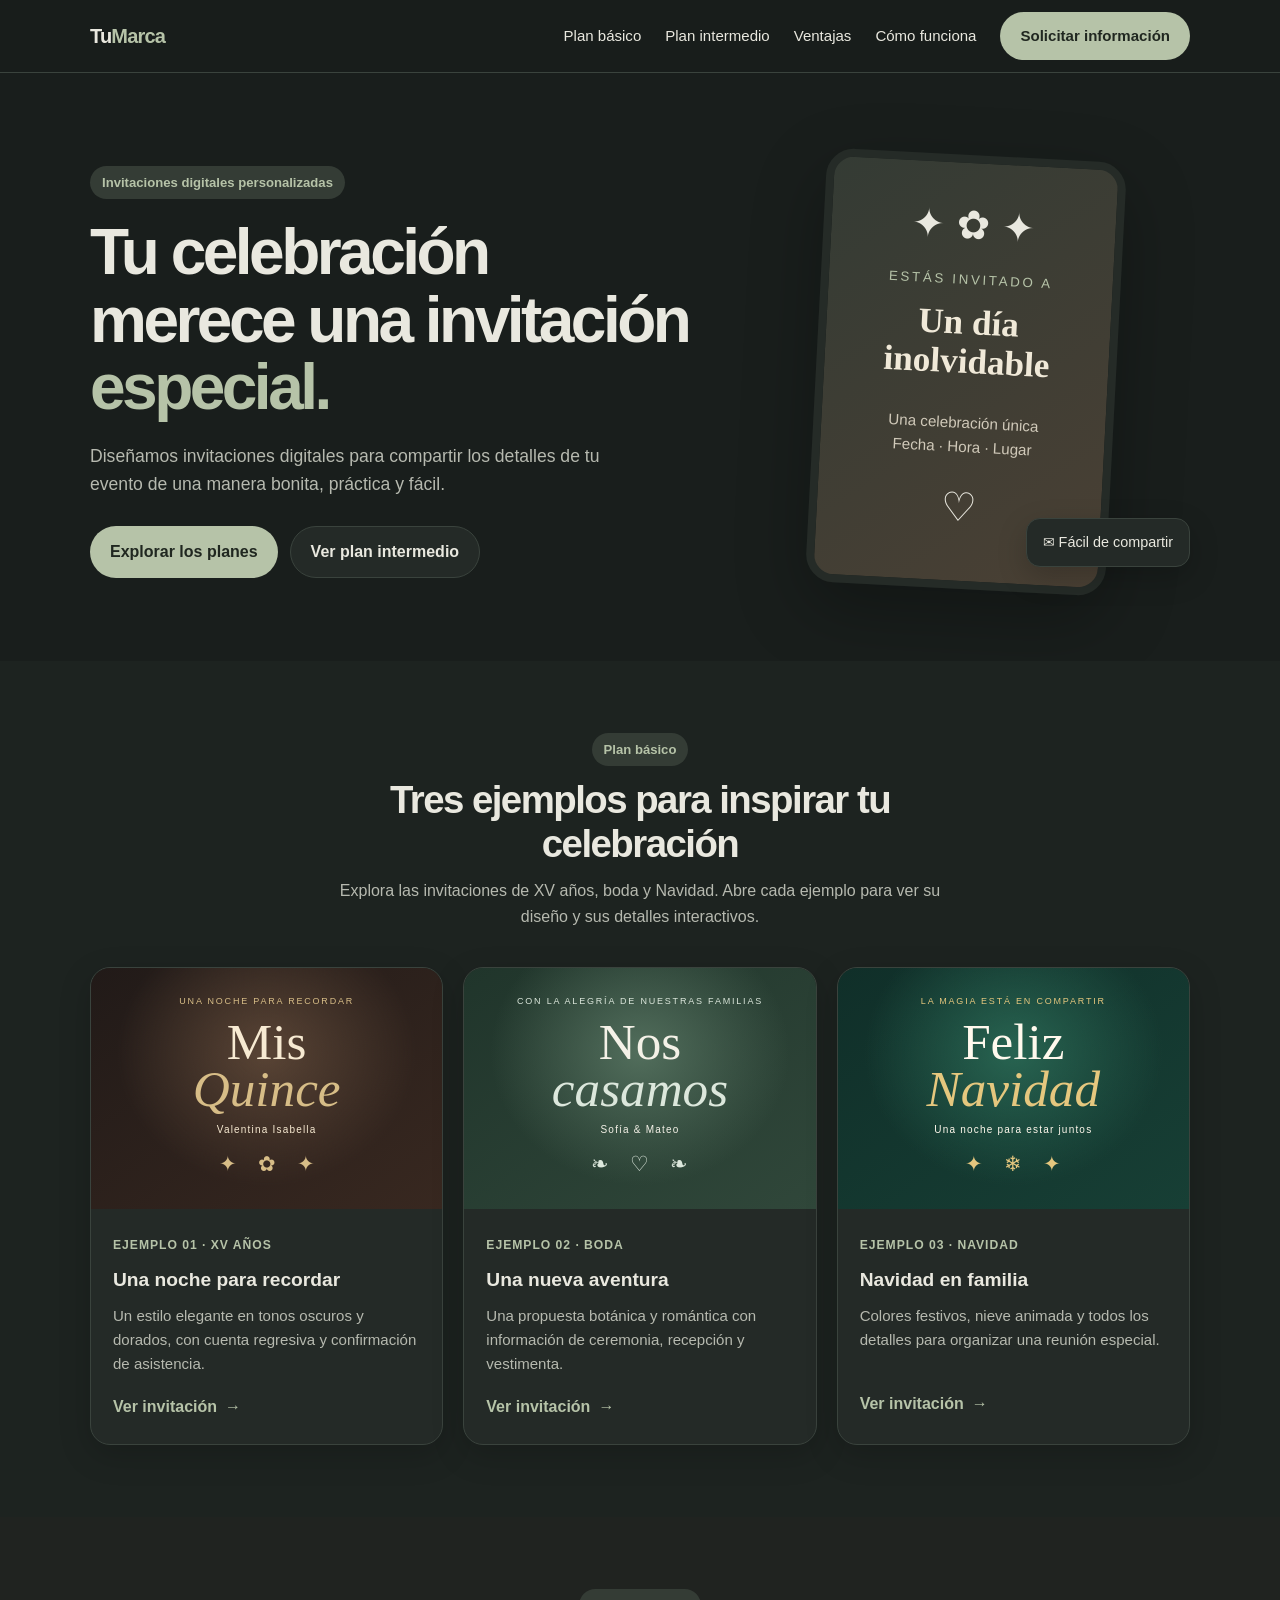
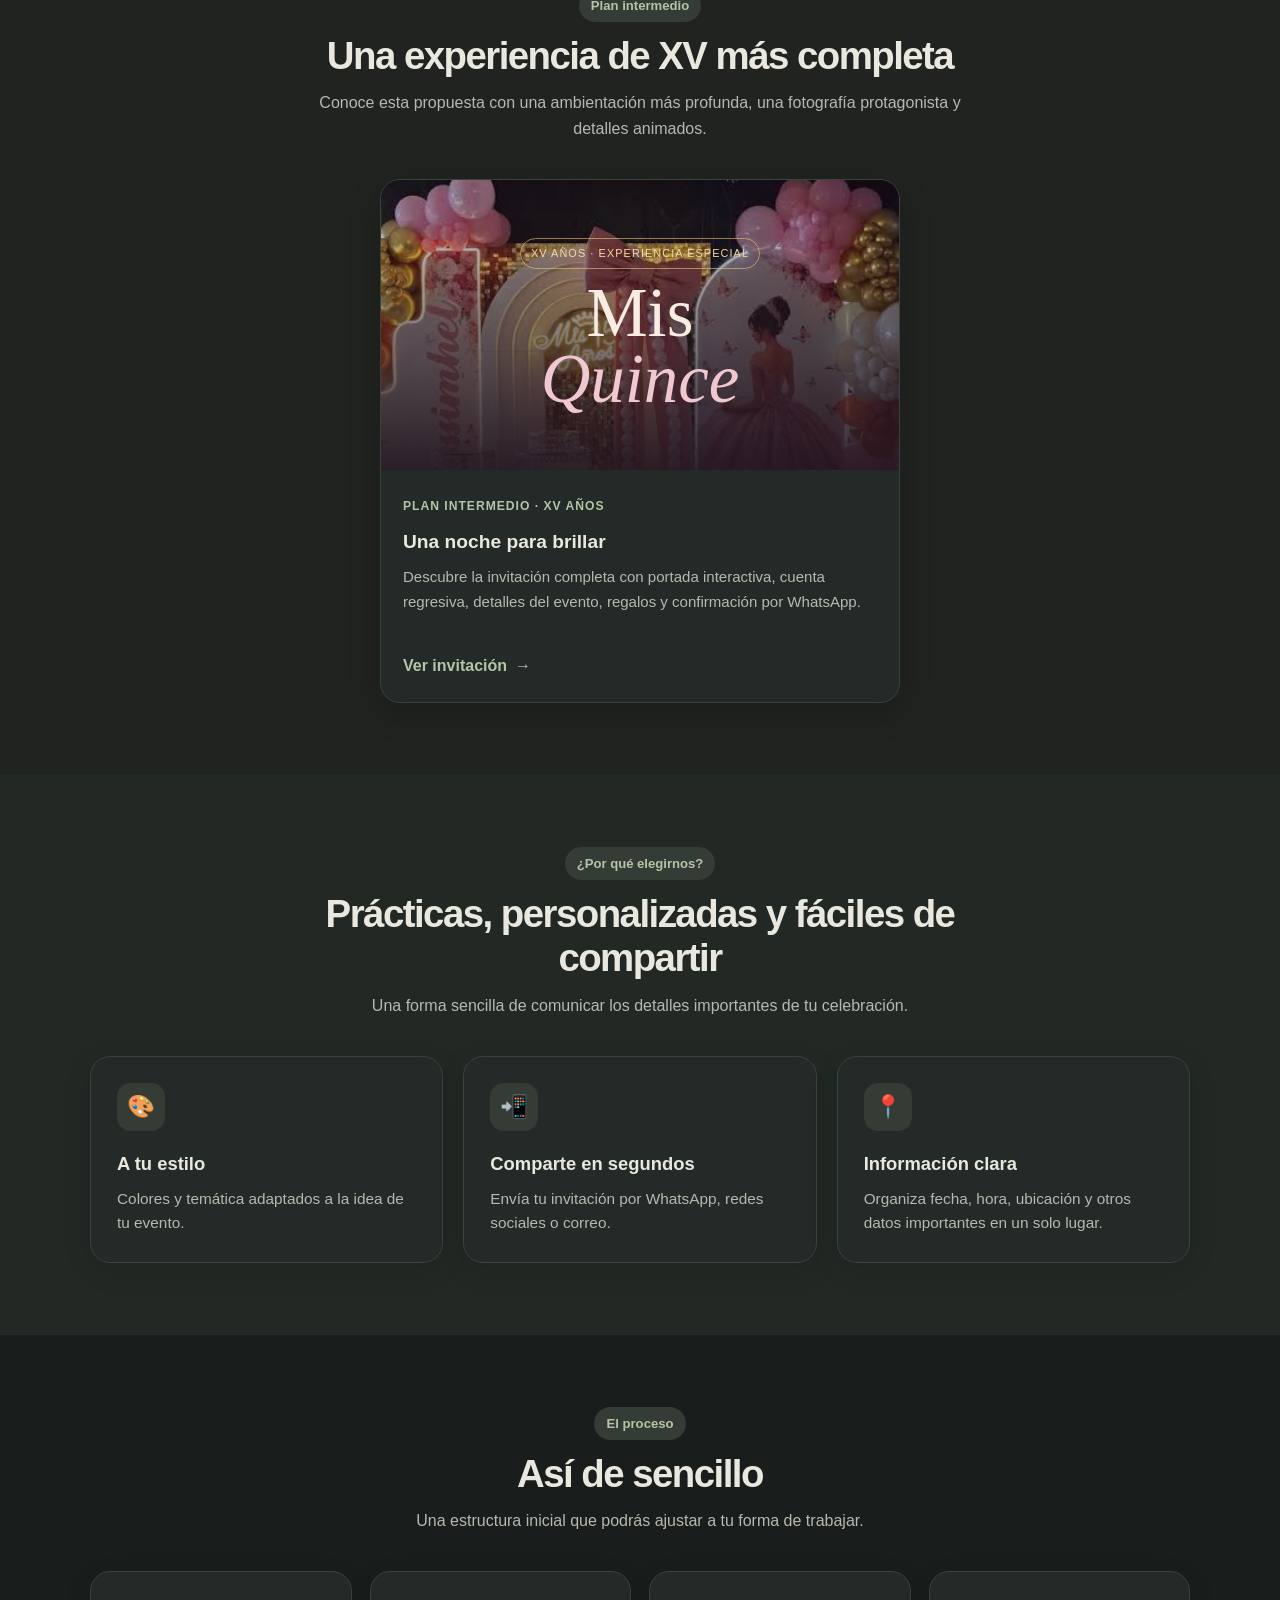
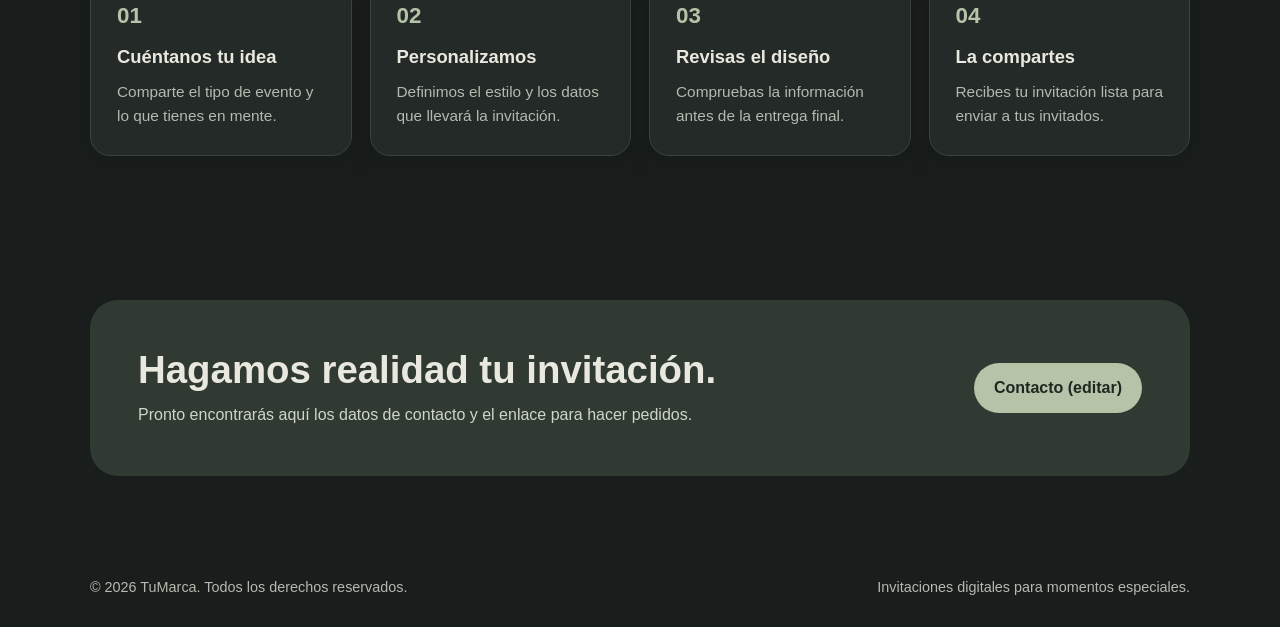
<file: index.html>
<!DOCTYPE html>
<html lang="es">
<head>
  <meta charset="UTF-8">
  <meta name="viewport" content="width=device-width, initial-scale=1.0">
  <meta name="description" content="Invitaciones digitales personalizadas para tus momentos especiales.">
  <title>TuMarca | Invitaciones digitales</title>
  <link rel="stylesheet" href="styles.css">
</head>
<body>
  <header>
    <div class="container nav">
      <a class="brand" href="#inicio">Tu<span>Marca</span></a>
      <nav aria-label="Navegación principal">
        <a href="#plan-basico">Plan básico</a>
        <a href="#plan-intermedio">Plan intermedio</a>
        <a href="#ventajas">Ventajas</a>
        <a href="#proceso">Cómo funciona</a>
        <a class="button" href="#contacto">Solicitar información</a>
      </nav>
    </div>
  </header>

  <main>
    <section class="hero" id="inicio">
      <div class="container hero-grid">
        <div>
          <span class="eyebrow">Invitaciones digitales personalizadas</span>
          <h1>Tu celebración merece una invitación <span>especial.</span></h1>
          <p>Diseñamos invitaciones digitales para compartir los detalles de tu evento de una manera bonita, práctica y fácil.</p>
          <div class="actions">
            <a class="button" href="#plan-basico">Explorar los planes</a>
            <a class="button secondary" href="#plan-intermedio">Ver plan intermedio</a>
          </div>
        </div>
        <div class="preview-wrap" aria-label="Ejemplo ilustrativo de invitación digital">
          <div class="preview">
            <div class="ornament">✦ ✿ ✦</div>
            <small>Estás invitado a</small>
            <h2>Un día<br>inolvidable</h2>
            <p>Una celebración única<br>Fecha · Hora · Lugar</p>
            <div class="ornament">♡</div>
          </div>
          <div class="floating-note">✉ Fácil de compartir</div>
        </div>
      </div>
    </section>

    <section class="plan-section" id="plan-basico">
      <div class="container">
        <div class="section-heading">
          <span class="eyebrow">Plan básico</span>
          <h2>Tres ejemplos para inspirar tu celebración</h2>
          <p>Explora las invitaciones de XV años, boda y Navidad. Abre cada ejemplo para ver su diseño y sus detalles interactivos.</p>
        </div>
        <div class="cards template-cards">
          <a class="template-card" href="plantillas_card/plantilla_invitacion_xv_interactiva.html">
            <div class="template-preview preview-xv" aria-hidden="true">
              <span>UNA NOCHE PARA RECORDAR</span>
              <strong>Mis<br><em>Quince</em></strong>
              <small>Valentina Isabella</small>
              <i>✦　✿　✦</i>
            </div>
            <div class="template-info">
              <span class="template-type">Ejemplo 01 · XV años</span>
              <h3>Una noche para recordar</h3>
              <p>Un estilo elegante en tonos oscuros y dorados, con cuenta regresiva y confirmación de asistencia.</p>
              <span class="template-link">Ver invitación <span aria-hidden="true">→</span></span>
            </div>
          </a>
          <a class="template-card" href="plantillas_card/plantilla_invitacion_boda.html">
            <div class="template-preview preview-boda" aria-hidden="true">
              <span>CON LA ALEGRÍA DE NUESTRAS FAMILIAS</span>
              <strong>Nos<br><em>casamos</em></strong>
              <small>Sofía &amp; Mateo</small>
              <i>❧　♡　❧</i>
            </div>
            <div class="template-info">
              <span class="template-type">Ejemplo 02 · Boda</span>
              <h3>Una nueva aventura</h3>
              <p>Una propuesta botánica y romántica con información de ceremonia, recepción y vestimenta.</p>
              <span class="template-link">Ver invitación <span aria-hidden="true">→</span></span>
            </div>
          </a>
          <a class="template-card" href="plantillas_card/plantilla_invitacion_navidad.html">
            <div class="template-preview preview-navidad" aria-hidden="true">
              <span>LA MAGIA ESTÁ EN COMPARTIR</span>
              <strong>Feliz<br><em>Navidad</em></strong>
              <small>Una noche para estar juntos</small>
              <i>✦　❄　✦</i>
            </div>
            <div class="template-info">
              <span class="template-type">Ejemplo 03 · Navidad</span>
              <h3>Navidad en familia</h3>
              <p>Colores festivos, nieve animada y todos los detalles para organizar una reunión especial.</p>
              <span class="template-link">Ver invitación <span aria-hidden="true">→</span></span>
            </div>
          </a>
        </div>
      </div>
    </section>

    <section class="plan-section intermediate-section" id="plan-intermedio">
      <div class="container">
        <div class="section-heading">
          <span class="eyebrow">Plan intermedio</span>
          <h2>Una experiencia de XV más completa</h2>
          <p>Conoce esta propuesta con una ambientación más profunda, una fotografía protagonista y detalles animados.</p>
        </div>
        <div class="intermediate-card-wrap">
          <a class="template-card intermediate-card" href="plantillas_card_2/XV-cumple/invitacion.html">
            <div class="intermediate-preview">
              <img src="plantillas_card_2/XV-cumple/imgs/image.png" alt="Decoración de quince años en tonos rosa y dorado">
              <span class="intermediate-badge">XV años · Experiencia especial</span>
              <span class="intermediate-title">Mis <em>Quince</em></span>
            </div>
            <div class="template-info">
              <span class="template-type">Plan intermedio · XV años</span>
              <h3>Una noche para brillar</h3>
              <p>Descubre la invitación completa con portada interactiva, cuenta regresiva, detalles del evento, regalos y confirmación por WhatsApp.</p>
              <span class="template-link">Ver invitación <span aria-hidden="true">→</span></span>
            </div>
          </a>
        </div>
      </div>
    </section>

    <section class="soft-section" id="ventajas">
      <div class="container">
        <div class="section-heading">
          <span class="eyebrow">¿Por qué elegirnos?</span>
          <h2>Prácticas, personalizadas y fáciles de compartir</h2>
          <p>Una forma sencilla de comunicar los detalles importantes de tu celebración.</p>
        </div>
        <div class="cards">
          <article class="card">
            <div class="card-icon">🎨</div>
            <h3>A tu estilo</h3>
            <p>Colores y temática adaptados a la idea de tu evento.</p>
          </article>
          <article class="card">
            <div class="card-icon">📲</div>
            <h3>Comparte en segundos</h3>
            <p>Envía tu invitación por WhatsApp, redes sociales o correo.</p>
          </article>
          <article class="card">
            <div class="card-icon">📍</div>
            <h3>Información clara</h3>
            <p>Organiza fecha, hora, ubicación y otros datos importantes en un solo lugar.</p>
          </article>
        </div>
      </div>
    </section>

    <section id="proceso">
      <div class="container">
        <div class="section-heading">
          <span class="eyebrow">El proceso</span>
          <h2>Así de sencillo</h2>
          <p>Una estructura inicial que podrás ajustar a tu forma de trabajar.</p>
        </div>
        <div class="steps">
          <article class="card"><div class="step-number">01</div><h3>Cuéntanos tu idea</h3><p>Comparte el tipo de evento y lo que tienes en mente.</p></article>
          <article class="card"><div class="step-number">02</div><h3>Personalizamos</h3><p>Definimos el estilo y los datos que llevará la invitación.</p></article>
          <article class="card"><div class="step-number">03</div><h3>Revisas el diseño</h3><p>Compruebas la información antes de la entrega final.</p></article>
          <article class="card"><div class="step-number">04</div><h3>La compartes</h3><p>Recibes tu invitación lista para enviar a tus invitados.</p></article>
        </div>
      </div>
    </section>

    <section id="contacto">
      <div class="container">
        <div class="cta">
          <div>
            <h2>Hagamos realidad tu invitación.</h2>
            <p>Pronto encontrarás aquí los datos de contacto y el enlace para hacer pedidos.</p>
          </div>
          <a class="button" href="mailto:contacto@tumarca.com">Contacto (editar)</a>
        </div>
      </div>
    </section>
  </main>

  <footer>
    <div class="container footer-inner">
      <span>© <span id="year"></span> TuMarca. Todos los derechos reservados.</span>
      <span>Invitaciones digitales para momentos especiales.</span>
    </div>
  </footer>
  <script>
    document.getElementById("year").textContent = new Date().getFullYear();
  </script>
</body>
</html>
</file>
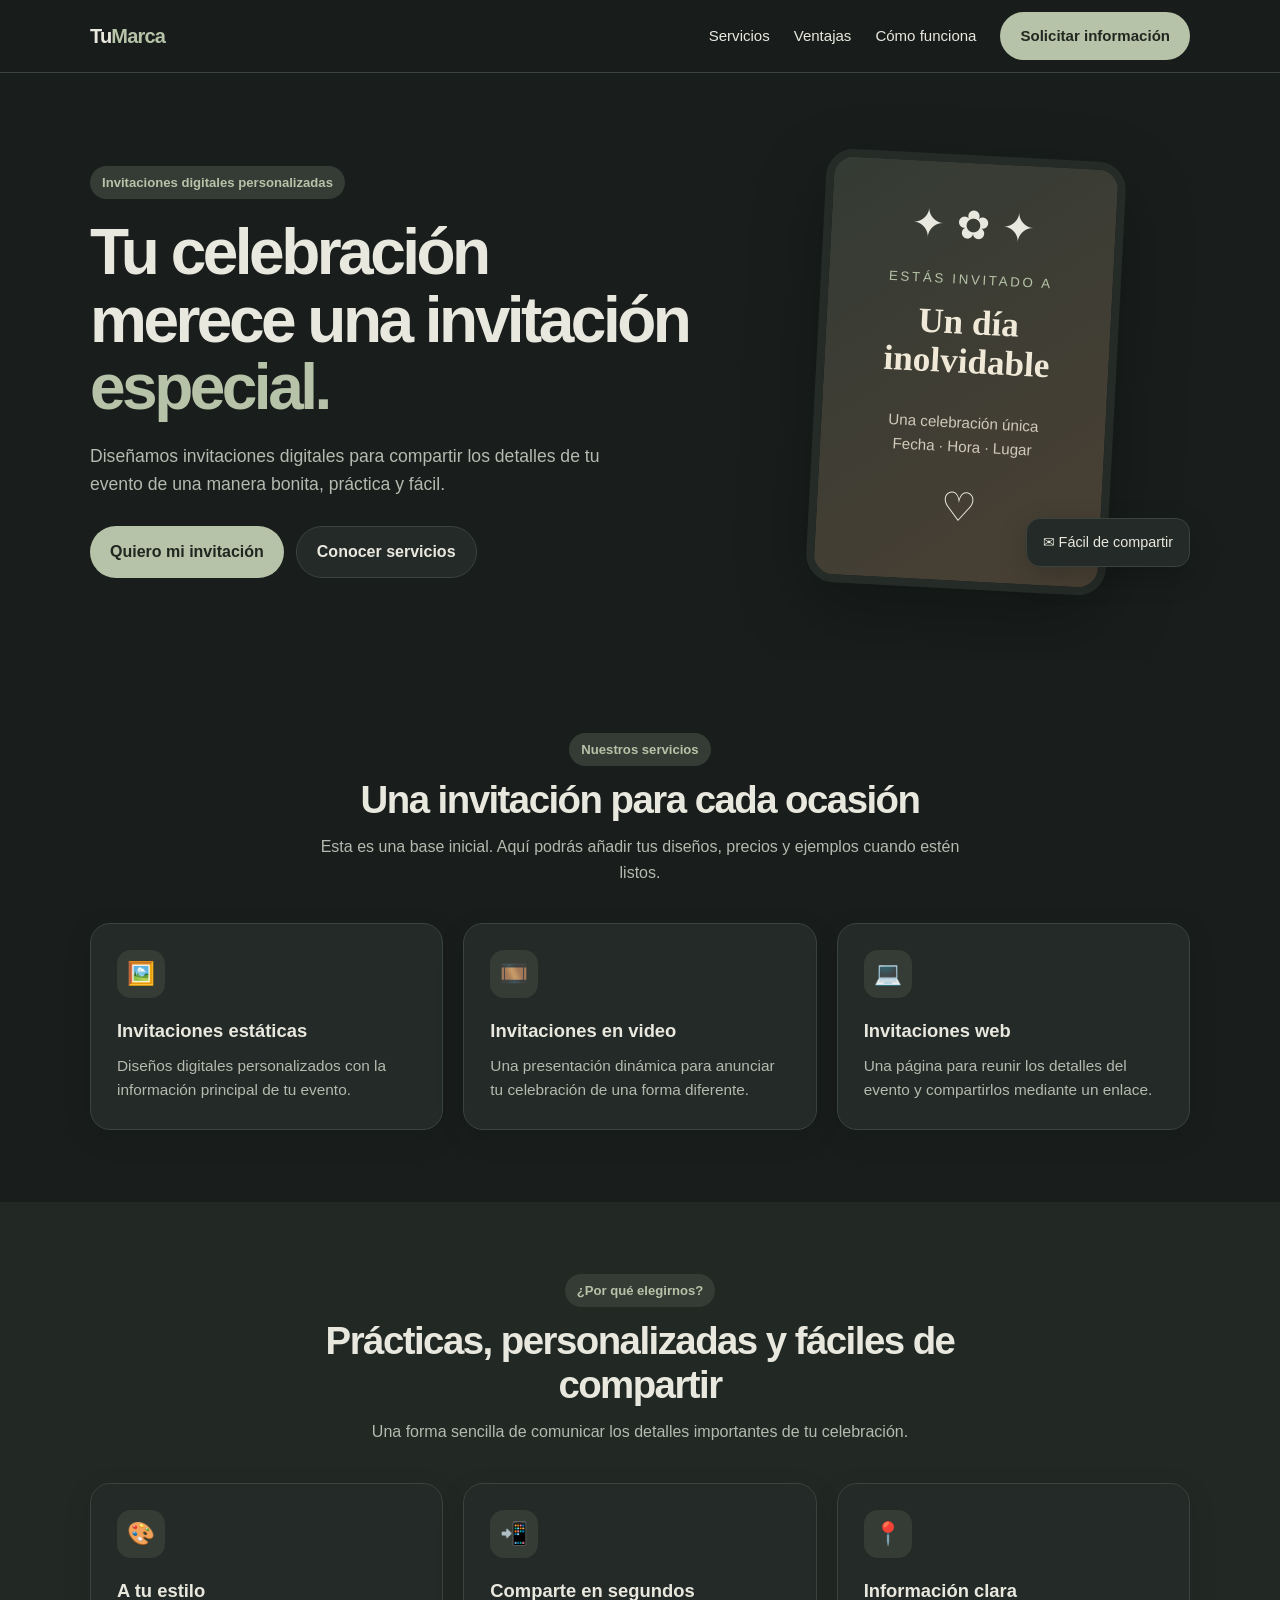
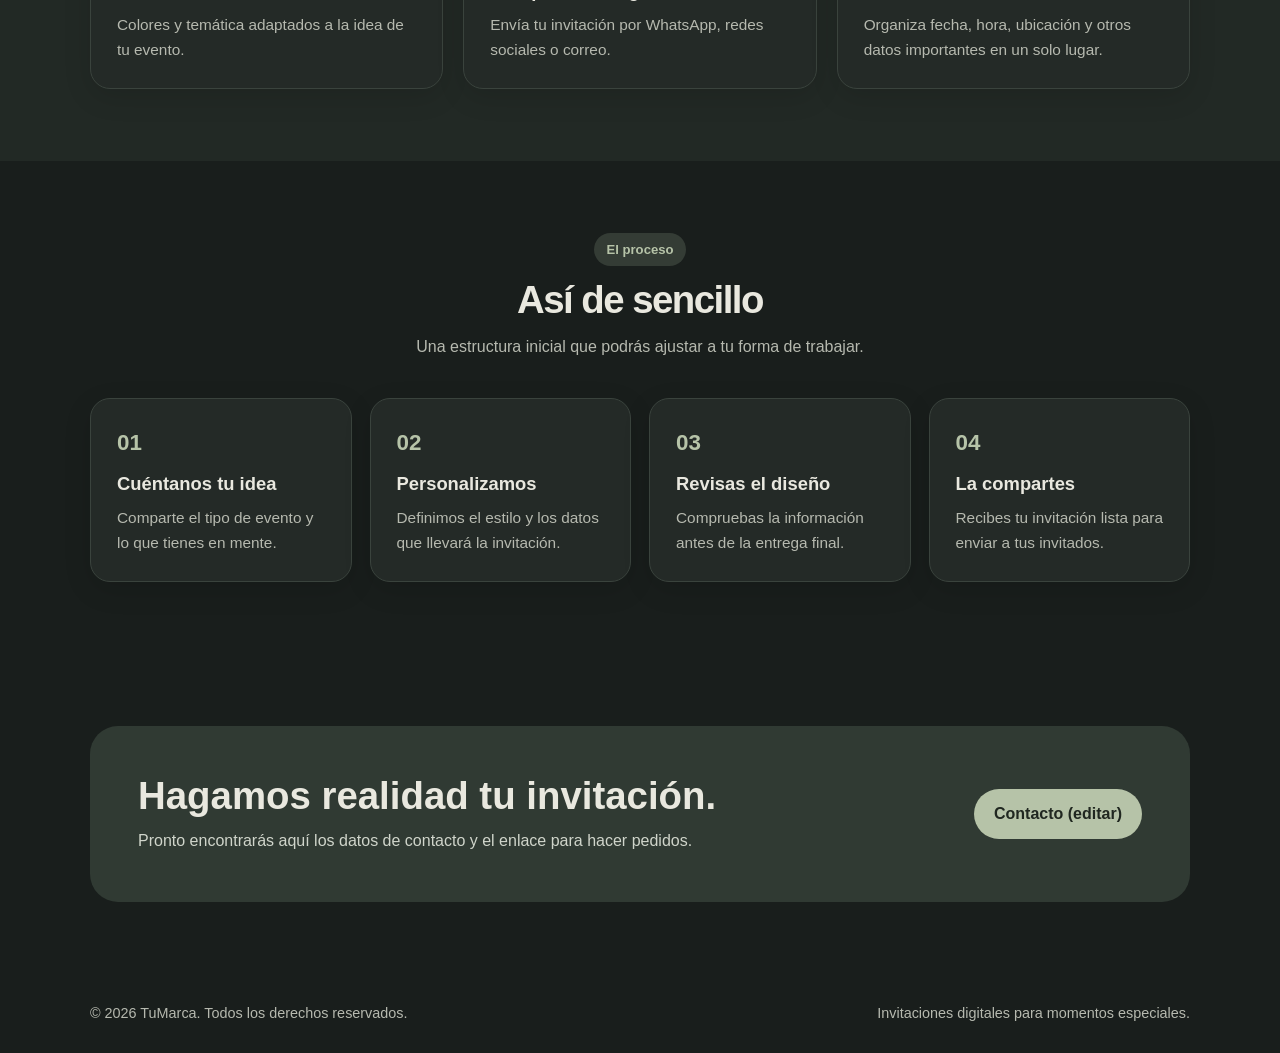
<file: base_invitaciones_digitales.html>
<!DOCTYPE html>
<html lang="es">
<head>
  <meta charset="UTF-8">
  <meta name="viewport" content="width=device-width, initial-scale=1.0">
  <meta name="description" content="Invitaciones digitales personalizadas para tus momentos especiales.">
  <title>TuMarca | Invitaciones digitales</title>
  <link rel="stylesheet" href="styles.css">
</head>
<body>
  <header>
    <div class="container nav">
      <a class="brand" href="#inicio">Tu<span>Marca</span></a>
      <nav aria-label="Navegación principal">
        <a href="#servicios">Servicios</a>
        <a href="#ventajas">Ventajas</a>
        <a href="#proceso">Cómo funciona</a>
        <a class="button" href="#contacto">Solicitar información</a>
      </nav>
    </div>
  </header>

  <main>
    <section class="hero" id="inicio">
      <div class="container hero-grid">
        <div>
          <span class="eyebrow">Invitaciones digitales personalizadas</span>
          <h1>Tu celebración merece una invitación <span>especial.</span></h1>
          <p>Diseñamos invitaciones digitales para compartir los detalles de tu evento de una manera bonita, práctica y fácil.</p>
          <div class="actions">
            <a class="button" href="#contacto">Quiero mi invitación</a>
            <a class="button secondary" href="#servicios">Conocer servicios</a>
          </div>
        </div>
        <div class="preview-wrap" aria-label="Ejemplo ilustrativo de invitación digital">
          <div class="preview">
            <div class="ornament">✦ ✿ ✦</div>
            <small>Estás invitado a</small>
            <h2>Un día<br>inolvidable</h2>
            <p>Una celebración única<br>Fecha · Hora · Lugar</p>
            <div class="ornament">♡</div>
          </div>
          <div class="floating-note">✉ Fácil de compartir</div>
        </div>
      </div>
    </section>

    <section id="servicios">
      <div class="container">
        <div class="section-heading">
          <span class="eyebrow">Nuestros servicios</span>
          <h2>Una invitación para cada ocasión</h2>
          <p>Esta es una base inicial. Aquí podrás añadir tus diseños, precios y ejemplos cuando estén listos.</p>
        </div>
        <div class="cards">
          <article class="card">
            <div class="card-icon">🖼️</div>
            <h3>Invitaciones estáticas</h3>
            <p>Diseños digitales personalizados con la información principal de tu evento.</p>
          </article>
          <article class="card">
            <div class="card-icon">🎞️</div>
            <h3>Invitaciones en video</h3>
            <p>Una presentación dinámica para anunciar tu celebración de una forma diferente.</p>
          </article>
          <article class="card">
            <div class="card-icon">💻</div>
            <h3>Invitaciones web</h3>
            <p>Una página para reunir los detalles del evento y compartirlos mediante un enlace.</p>
          </article>
        </div>
      </div>
    </section>

    <section class="soft-section" id="ventajas">
      <div class="container">
        <div class="section-heading">
          <span class="eyebrow">¿Por qué elegirnos?</span>
          <h2>Prácticas, personalizadas y fáciles de compartir</h2>
          <p>Una forma sencilla de comunicar los detalles importantes de tu celebración.</p>
        </div>
        <div class="cards">
          <article class="card">
            <div class="card-icon">🎨</div>
            <h3>A tu estilo</h3>
            <p>Colores y temática adaptados a la idea de tu evento.</p>
          </article>
          <article class="card">
            <div class="card-icon">📲</div>
            <h3>Comparte en segundos</h3>
            <p>Envía tu invitación por WhatsApp, redes sociales o correo.</p>
          </article>
          <article class="card">
            <div class="card-icon">📍</div>
            <h3>Información clara</h3>
            <p>Organiza fecha, hora, ubicación y otros datos importantes en un solo lugar.</p>
          </article>
        </div>
      </div>
    </section>

    <section id="proceso">
      <div class="container">
        <div class="section-heading">
          <span class="eyebrow">El proceso</span>
          <h2>Así de sencillo</h2>
          <p>Una estructura inicial que podrás ajustar a tu forma de trabajar.</p>
        </div>
        <div class="steps">
          <article class="card"><div class="step-number">01</div><h3>Cuéntanos tu idea</h3><p>Comparte el tipo de evento y lo que tienes en mente.</p></article>
          <article class="card"><div class="step-number">02</div><h3>Personalizamos</h3><p>Definimos el estilo y los datos que llevará la invitación.</p></article>
          <article class="card"><div class="step-number">03</div><h3>Revisas el diseño</h3><p>Compruebas la información antes de la entrega final.</p></article>
          <article class="card"><div class="step-number">04</div><h3>La compartes</h3><p>Recibes tu invitación lista para enviar a tus invitados.</p></article>
        </div>
      </div>
    </section>

    <section id="contacto">
      <div class="container">
        <div class="cta">
          <div>
            <h2>Hagamos realidad tu invitación.</h2>
            <p>Pronto encontrarás aquí los datos de contacto y el enlace para hacer pedidos.</p>
          </div>
          <a class="button" href="mailto:contacto@tumarca.com">Contacto (editar)</a>
        </div>
      </div>
    </section>
  </main>

  <footer>
    <div class="container footer-inner">
      <span>© <span id="year"></span> TuMarca. Todos los derechos reservados.</span>
      <span>Invitaciones digitales para momentos especiales.</span>
    </div>
  </footer>
  <script>
    document.getElementById("year").textContent = new Date().getFullYear();
  </script>
</body>
</html>
</file>
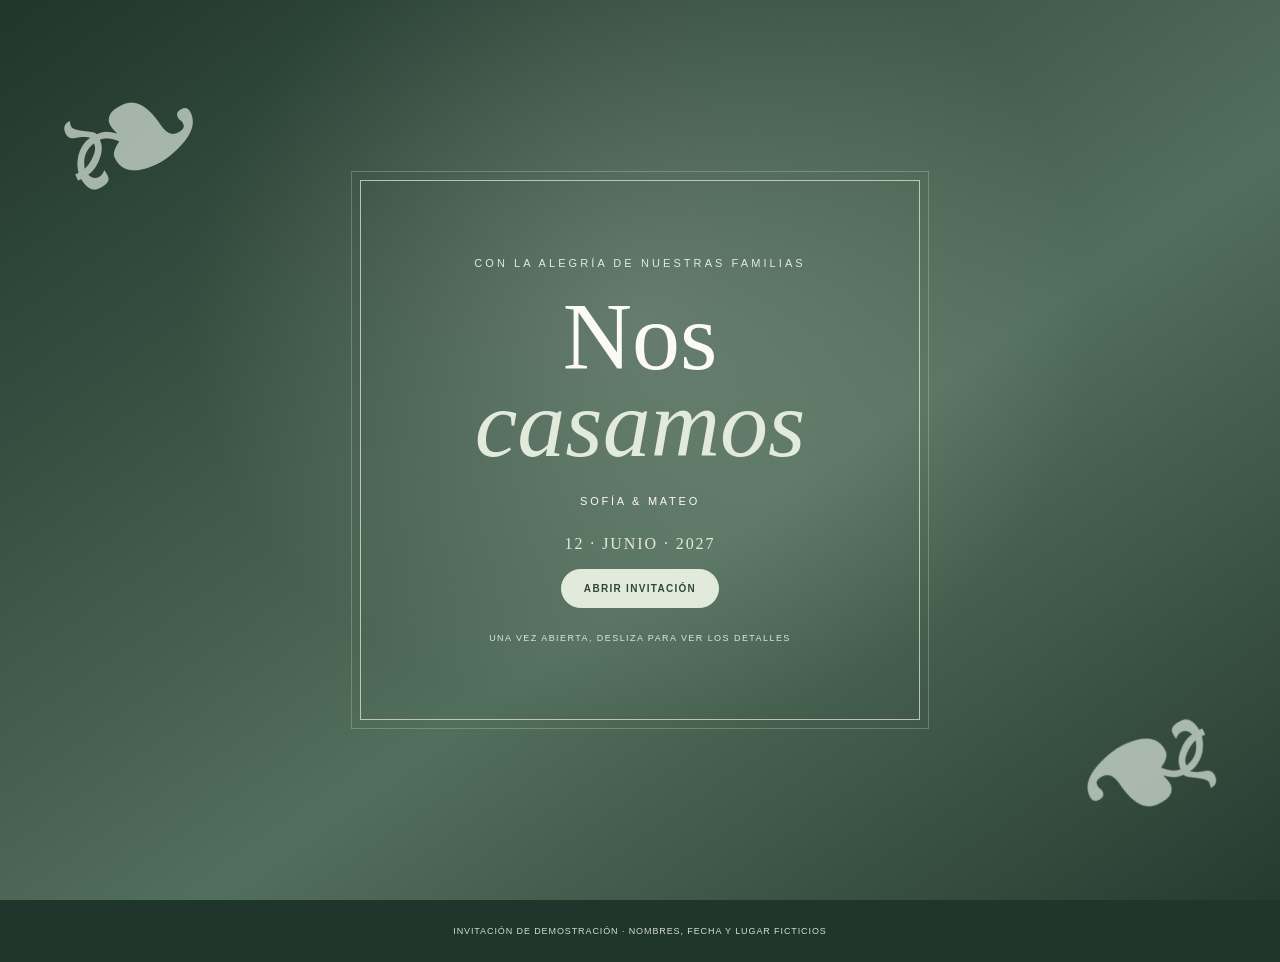
<file: plantillas_card/plantilla_invitacion_boda.html>
<!DOCTYPE html>
<html lang="es">
<head>
  <meta charset="UTF-8">
  <meta name="viewport" content="width=device-width, initial-scale=1.0">
  <meta name="description" content="Ejemplo de invitación digital interactiva para una boda.">
  <title>Nuestra boda | Invitación de ejemplo</title>
  <style>
    :root {
      --ink: #26372f;
      --green: #526e5c;
      --green-dark: #30473a;
      --sage: #dce7dc;
      --cream: #fbfaf5;
      --muted: #68756a;
      --rose: #ead9d1;
      --white: #fff;
    }
    * { box-sizing: border-box; }
    html { scroll-behavior: smooth; }
    body { margin: 0; color: var(--ink); background: var(--cream); font-family: Georgia, "Times New Roman", serif; }
    button, a { -webkit-tap-highlight-color: transparent; }
    button { font: inherit; }
    .cover {
      min-height: 100svh; display: grid; place-items: center; padding: 32px 20px;
      position: relative; overflow: hidden; text-align: center; color: var(--cream);
      background: radial-gradient(ellipse at 50% 35%, rgba(220,231,220,.22), transparent 50%),
        linear-gradient(145deg, #20352b, #526e5c 58%, #263b30);
    }
    .cover::before, .cover::after {
      position: absolute; color: rgba(220,231,220,.7); font-size: clamp(5rem, 17vw, 12rem);
      font-weight: 400; line-height: 1; animation: drift 7s ease-in-out infinite;
    }
    .cover::before { content: "❧"; top: 5%; left: 4%; transform: rotate(-25deg); }
    .cover::after { content: "❧"; right: 4%; bottom: 4%; animation-delay: -3.5s; transform: rotate(155deg); }
    .cover-frame {
      width: min(560px, 100%); padding: clamp(42px, 9vw, 76px) 24px;
      position: relative; border: 1px solid rgba(242,237,220,.7);
      outline: 1px solid rgba(242,237,220,.25); outline-offset: 8px;
      animation: rise .9s ease both;
    }
    .eyebrow, .subtitle, .scroll-hint, .kicker, .btn, footer {
      font-family: Arial, Helvetica, sans-serif; text-transform: uppercase;
    }
    .eyebrow { color: #e2eadc; font-size: 11px; letter-spacing: .28em; }
    .cover h1 { margin: 25px 0 12px; font-size: clamp(3.2rem, 11vw, 6rem); line-height: .9; font-weight: 400; }
    .cover h1 span { display: block; color: #e2eadc; font-style: italic; }
    .subtitle { margin: 28px 0; font-size: 11px; letter-spacing: .25em; }
    .cover-date { color: #e2eadc; letter-spacing: .12em; }
    .btn {
      display: inline-block; border: 1px solid #e2eadc; border-radius: 999px;
      padding: 13px 22px; background: #e2eadc; color: var(--green-dark);
      font-size: 10px; font-weight: 700; letter-spacing: .13em; text-decoration: none;
      cursor: pointer; transition: transform .25s ease, background .25s ease, box-shadow .25s ease;
    }
    .btn:hover { transform: translateY(-3px); background: var(--white); box-shadow: 0 8px 22px #15251b55; }
    .btn.outline { background: transparent; color: var(--cream); }
    .scroll-hint { display: block; margin-top: 25px; color: #dce7dc; font-size: 9px; letter-spacing: .16em; }
    .invitation { display: none; }
    .invitation.visible { display: block; animation: reveal .8s ease both; }
    .section { padding: 78px 20px; text-align: center; }
    .inner { width: min(780px, 100%); margin: 0 auto; }
    .ornament { color: var(--green); font-size: 1.8rem; letter-spacing: .35em; }
    .kicker { color: var(--green); font-size: 10px; letter-spacing: .24em; }
    h2 { margin: 16px 0; font-size: clamp(2.1rem, 6vw, 3.5rem); line-height: 1.08; font-weight: 400; }
    .intro p, .detail p, .rsvp p { max-width: 570px; margin: 12px auto; color: var(--muted); line-height: 1.85; }
    .couple { margin: 18px 0; color: var(--green); font-size: clamp(2.7rem, 8vw, 4.6rem); font-style: italic; }
    .story { background: #eef2e9; }
    .details { background: var(--rose); }
    .detail-grid { display: grid; grid-template-columns: repeat(2, 1fr); gap: 18px; margin-top: 32px; }
    .detail { padding: 30px 20px; border: 1px solid #d4c5bc; background: #ffffff77; transition: transform .3s ease, box-shadow .3s ease; }
    .detail:hover { transform: translateY(-5px); box-shadow: 0 14px 32px #463c3214; }
    .detail h3 { margin: 12px 0 8px; font-size: 1.5rem; font-weight: 400; }
    .detail p { font-size: .94rem; }
    .detail .btn { margin-top: 8px; background: var(--green); color: white; border-color: var(--green); }
    .dress { background: var(--cream); }
    .dress-code { display: inline-block; margin-top: 12px; padding: 16px 28px; border-top: 1px solid #b7c6b4; border-bottom: 1px solid #b7c6b4; letter-spacing: .12em; }
    .rsvp { color: var(--cream); background: var(--green-dark); }
    .rsvp .kicker { color: #dce7dc; }
    .rsvp p { color: #d4ddd4; }
    .rsvp .btn { margin-top: 10px; }
    footer { padding: 26px 16px; text-align: center; background: #20352b; color: #d4ddd4; font-size: 9px; letter-spacing: .1em; }
    .back-top { display: inline-block; margin-top: 20px; }
    @keyframes rise { from { opacity: 0; transform: translateY(18px); } to { opacity: 1; transform: translateY(0); } }
    @keyframes reveal { from { opacity: 0; transform: translateY(18px); } to { opacity: 1; transform: translateY(0); } }
    @keyframes drift { 0%, 100% { translate: 0 0; } 50% { translate: 0 -12px; } }
    @media (max-width: 560px) {
      .detail-grid { grid-template-columns: 1fr; }
      .section { padding: 62px 18px; }
      .cover::before { left: -5%; }
      .cover::after { right: -5%; }
    }
    @media (prefers-reduced-motion: reduce) {
      html { scroll-behavior: auto; }
      *, *::before, *::after { animation-duration: .01ms !important; animation-iteration-count: 1 !important; transition-duration: .01ms !important; }
    }
  </style>
</head>
<body>
  <header class="cover" id="portada">
    <div class="cover-frame">
      <div class="eyebrow">Con la alegría de nuestras familias</div>
      <h1>Nos <span>casamos</span></h1>
      <div class="subtitle">Sofía &amp; Mateo</div>
      <p class="cover-date">12 · JUNIO · 2027</p>
      <button class="btn" id="openBtn" type="button">Abrir invitación</button>
      <span class="scroll-hint">UNA VEZ ABIERTA, DESLIZA PARA VER LOS DETALLES</span>
    </div>
  </header>

  <main class="invitation" id="invitation">
    <section class="section intro">
      <div class="inner">
        <div class="ornament">❧ ♡ ❧</div>
        <div class="kicker">Una nueva aventura comienza</div>
        <h2>¡Nos encantaría compartir este día contigo!</h2>
        <div class="couple">Sofía &amp; Mateo</div>
        <p>Después de tantos momentos compartidos, hemos decidido dar el siguiente paso. Nos haría muy felices celebrar nuestro amor rodeados de las personas que más queremos.</p>
      </div>
    </section>

    <section class="section story">
      <div class="inner">
        <div class="kicker">Reserva la fecha</div>
        <h2>Sábado, 12 de junio de 2027</h2>
        <p>La ceremonia comenzará a las 16:00. Después brindaremos y celebraremos juntos hasta la noche.</p>
        <div class="ornament">✧</div>
      </div>
    </section>

    <section class="section details">
      <div class="inner">
        <div class="kicker">Todos los detalles</div>
        <h2>¿Dónde nos encontramos?</h2>
        <div class="detail-grid">
          <article class="detail">
            <div class="ornament">⌂</div>
            <h3>Ceremonia</h3>
            <p><strong>Jardín Los Olivos</strong></p>
            <p>16:00<br>Av. de los Ejemplos 123, Quito</p>
            <a class="btn" href="https://maps.google.com/?q=Quito+Ecuador" target="_blank" rel="noopener">Ver ubicación</a>
          </article>
          <article class="detail">
            <div class="ornament">✦</div>
            <h3>Celebración</h3>
            <p><strong>La misma alegría, otro brindis</strong></p>
            <p>Recepción y cena a partir de las 18:00, en el mismo jardín.</p>
          </article>
        </div>
      </div>
    </section>

    <section class="section dress">
      <div class="inner">
        <div class="ornament">❧</div>
        <div class="kicker">Código de vestimenta</div>
        <h2>Formal de jardín</h2>
        <div class="dress-code">TONOS NATURALES · EVITAR BLANCO</div>
        <p>Te invitamos a elegir un atuendo formal y cómodo para disfrutar al aire libre.</p>
      </div>
    </section>

    <section class="section rsvp">
      <div class="inner">
        <div class="kicker">Confirma antes del 20 de mayo</div>
        <h2>¿Nos acompañas?</h2>
        <p>Tu respuesta nos ayudará a preparar cada detalle. Este enlace de demostración usa un número ficticio; reemplázalo antes de compartir la invitación.</p>
        <a class="btn" id="rsvpBtn" href="#" target="_blank" rel="noopener">Confirmar por WhatsApp</a>
        <br>
        <a class="btn outline back-top" href="#portada">Volver a la portada ↑</a>
      </div>
    </section>
  </main>

  <footer>INVITACIÓN DE DEMOSTRACIÓN · NOMBRES, FECHA Y LUGAR FICTICIOS</footer>
  <script>
    const openBtn = document.getElementById("openBtn");
    const invitation = document.getElementById("invitation");
    openBtn.addEventListener("click", () => {
      invitation.classList.add("visible");
      openBtn.textContent = "Invitación abierta ✓";
      openBtn.disabled = true;
      invitation.scrollIntoView({ behavior: "smooth" });
    });

    const whatsappNumber = "593999999999";
    const message = "Hola, confirmo mi asistencia a la boda de Sofía y Mateo.";
    document.getElementById("rsvpBtn").href =
      "https://wa.me/" + whatsappNumber + "?text=" + encodeURIComponent(message);
  </script>
</body>
</html>
</file>
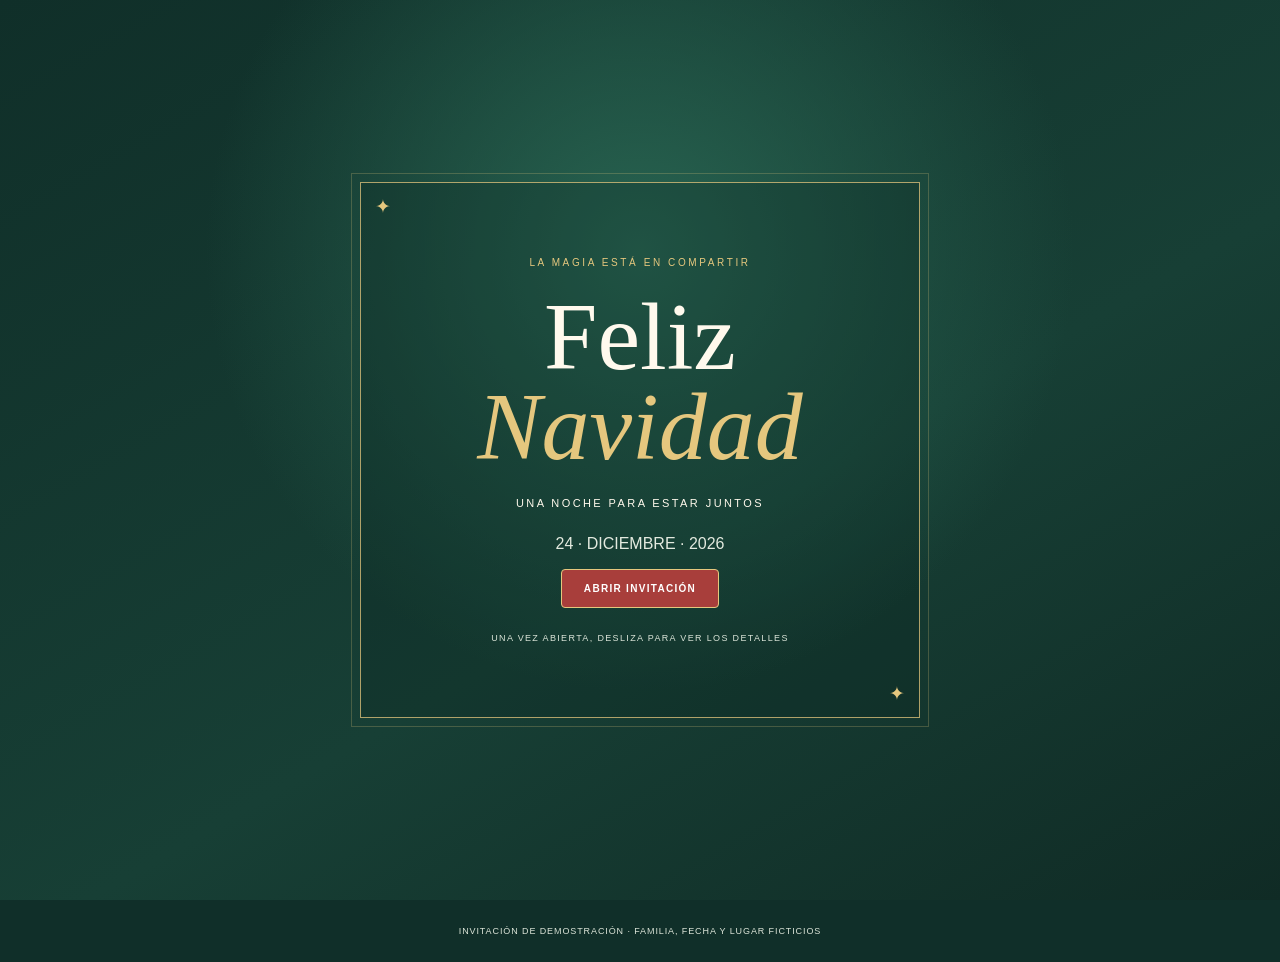
<file: plantillas_card/plantilla_invitacion_navidad.html>
<!DOCTYPE html>
<html lang="es">
<head>
  <meta charset="UTF-8">
  <meta name="viewport" content="width=device-width, initial-scale=1.0">
  <meta name="description" content="Ejemplo de invitación digital interactiva para una celebración de Navidad.">
  <title>Navidad en familia | Invitación de ejemplo</title>
  <style>
    :root {
      --ink: #34352c;
      --pine: #173f35;
      --pine-light: #286451;
      --red: #a83e3b;
      --red-dark: #762c2b;
      --gold: #e5c77e;
      --cream: #fff9ed;
      --muted: #756b5b;
      --snow: #f3f5ed;
    }
    * { box-sizing: border-box; }
    html { scroll-behavior: smooth; }
    body { margin: 0; color: var(--ink); background: var(--cream); font-family: "Trebuchet MS", Arial, sans-serif; }
    button, a { -webkit-tap-highlight-color: transparent; }
    button { font: inherit; }
    .cover {
      min-height: 100svh; display: grid; place-items: center; padding: 32px 20px;
      position: relative; isolation: isolate; overflow: hidden; text-align: center; color: var(--cream);
      background: radial-gradient(ellipse at 50% 28%, #286451 0, transparent 48%),
        linear-gradient(150deg, #102f29, var(--pine) 58%, #102b25);
    }
    .snow { position: absolute; z-index: -1; inset: -10% 0 0; pointer-events: none; overflow: hidden; }
    .flake {
      position: absolute; top: -12%; color: #fff9ed; opacity: .68;
      animation: snowfall linear infinite;
    }
    .flake:nth-child(1) { left: 8%; font-size: 12px; animation-duration: 12s; }
    .flake:nth-child(2) { left: 23%; font-size: 9px; animation-duration: 16s; animation-delay: -5s; }
    .flake:nth-child(3) { left: 39%; font-size: 14px; animation-duration: 14s; animation-delay: -9s; }
    .flake:nth-child(4) { left: 56%; font-size: 10px; animation-duration: 17s; animation-delay: -3s; }
    .flake:nth-child(5) { left: 72%; font-size: 13px; animation-duration: 13s; animation-delay: -7s; }
    .flake:nth-child(6) { left: 91%; font-size: 9px; animation-duration: 15s; animation-delay: -11s; }
    .cover-frame {
      width: min(560px, 100%); padding: clamp(40px, 9vw, 74px) 24px;
      position: relative; border: 1px solid rgba(229,199,126,.75);
      outline: 1px solid rgba(229,199,126,.24); outline-offset: 8px;
      background: rgba(10,35,29,.25); animation: rise .9s ease both;
    }
    .cover-frame::before, .cover-frame::after { content: "✦"; position: absolute; color: var(--gold); font-size: 1.2rem; }
    .cover-frame::before { top: 12px; left: 14px; }
    .cover-frame::after { right: 14px; bottom: 12px; }
    .eyebrow, .subtitle, .scroll-hint, .kicker, .btn, footer {
      font-family: Arial, Helvetica, sans-serif; text-transform: uppercase;
    }
    .eyebrow { color: var(--gold); font-size: 10px; letter-spacing: .26em; }
    .cover h1 { margin: 24px 0 10px; color: var(--cream); font-family: Georgia, "Times New Roman", serif; font-size: clamp(3.2rem, 11vw, 6rem); line-height: .93; font-weight: 400; }
    .cover h1 span { display: block; color: var(--gold); font-style: italic; }
    .subtitle { margin: 26px 0; font-size: 11px; letter-spacing: .22em; }
    .cover-date { color: #e3eadf; }
    .btn {
      display: inline-block; border: 1px solid var(--gold); border-radius: 4px;
      padding: 13px 22px; background: var(--red); color: white;
      font-size: 10px; font-weight: 700; letter-spacing: .13em; text-decoration: none;
      cursor: pointer; transition: transform .25s ease, background .25s ease, box-shadow .25s ease;
    }
    .btn:hover { transform: translateY(-3px); background: var(--red-dark); box-shadow: 0 8px 22px #071c1755; }
    .btn.outline { background: transparent; color: var(--cream); }
    .scroll-hint { display: block; margin-top: 25px; color: #dbe4d8; font-size: 9px; letter-spacing: .15em; }
    .invitation { display: none; }
    .invitation.visible { display: block; animation: reveal .8s ease both; }
    .section { padding: 76px 20px; text-align: center; }
    .inner { width: min(780px, 100%); margin: 0 auto; }
    .ornament { color: var(--red); font-size: 1.8rem; letter-spacing: .35em; }
    .kicker { color: var(--red); font-size: 10px; letter-spacing: .23em; }
    h2 { margin: 16px 0; font-family: Georgia, "Times New Roman", serif; font-size: clamp(2.1rem, 6vw, 3.5rem); line-height: 1.08; font-weight: 400; }
    .intro { background: var(--cream); }
    .intro h2 span { color: var(--pine); font-style: italic; }
    .intro p, .detail p, .rsvp p { max-width: 570px; margin: 12px auto; color: var(--muted); line-height: 1.85; }
    .family { margin: 20px 0; color: var(--pine); font: italic clamp(2.5rem, 8vw, 4.2rem) Georgia, serif; }
    .message { background: var(--snow); }
    .message-box { max-width: 650px; margin: 28px auto 0; padding: 30px; border: 1px solid #d8dfd1; background: #fffefa; box-shadow: 0 12px 35px #213c3010; }
    .details { background: #f5e8da; }
    .detail-grid { display: grid; grid-template-columns: repeat(2, 1fr); gap: 18px; margin-top: 30px; }
    .detail { padding: 28px 18px; border: 1px solid #e2cdbb; background: #fffaf3b8; transition: transform .3s ease, box-shadow .3s ease; }
    .detail:hover { transform: translateY(-5px); box-shadow: 0 14px 32px #463c3214; }
    .detail h3 { margin: 12px 0 8px; color: var(--pine); font: 400 1.5rem Georgia, serif; }
    .detail p { font-size: .94rem; }
    .detail .btn { margin-top: 8px; }
    .bring { background: var(--pine); color: var(--cream); }
    .bring .kicker, .bring .ornament { color: var(--gold); }
    .bring p { max-width: 570px; margin: 12px auto; color: #e1e7dc; line-height: 1.8; }
    .rsvp { background: var(--red-dark); color: var(--cream); }
    .rsvp .kicker { color: var(--gold); }
    .rsvp p { color: #f0ded5; }
    .rsvp .btn { margin-top: 10px; background: var(--pine); border-color: var(--gold); }
    footer { padding: 26px 16px; text-align: center; background: #102f29; color: #dce4d8; font-size: 9px; letter-spacing: .1em; }
    .back-top { display: inline-block; margin-top: 20px; }
    @keyframes rise { from { opacity: 0; transform: translateY(18px); } to { opacity: 1; transform: translateY(0); } }
    @keyframes reveal { from { opacity: 0; transform: translateY(18px); } to { opacity: 1; transform: translateY(0); } }
    @keyframes snowfall { to { transform: translate3d(24px, 115vh, 0) rotate(180deg); } }
    @media (max-width: 560px) {
      .detail-grid { grid-template-columns: 1fr; }
      .section { padding: 60px 18px; }
    }
    @media (prefers-reduced-motion: reduce) {
      html { scroll-behavior: auto; }
      *, *::before, *::after { animation-duration: .01ms !important; animation-iteration-count: 1 !important; transition-duration: .01ms !important; }
    }
  </style>
</head>
<body>
  <header class="cover" id="portada">
    <div class="snow" aria-hidden="true">
      <span class="flake">❄</span><span class="flake">✦</span><span class="flake">❄</span>
      <span class="flake">✧</span><span class="flake">❄</span><span class="flake">✦</span>
    </div>
    <div class="cover-frame">
      <div class="eyebrow">La magia está en compartir</div>
      <h1>Feliz <span>Navidad</span></h1>
      <div class="subtitle">Una noche para estar juntos</div>
      <p class="cover-date">24 · DICIEMBRE · 2026</p>
      <button class="btn" id="openBtn" type="button">Abrir invitación</button>
      <span class="scroll-hint">UNA VEZ ABIERTA, DESLIZA PARA VER LOS DETALLES</span>
    </div>
  </header>

  <main class="invitation" id="invitation">
    <section class="section intro">
      <div class="inner">
        <div class="ornament">✦ ❄ ✦</div>
        <div class="kicker">Celebremos juntos</div>
        <h2>La Navidad se disfruta más <span>en familia</span></h2>
        <div class="family">Familia Rivera</div>
        <p>Queremos reunir a las personas que hacen especial cada momento. Acompáñanos a compartir una noche de buenos deseos, comida rica y muchas risas.</p>
      </div>
    </section>

    <section class="section message">
      <div class="inner">
        <div class="kicker">Una noche especial</div>
        <h2>Brindemos por lo que nos une</h2>
        <div class="message-box">
          <div class="ornament">♡</div>
          <p>Habrá cena, música y juegos para disfrutar entre grandes y pequeños. Lo único que hace falta para completar la celebración es que estés ahí.</p>
        </div>
      </div>
    </section>

    <section class="section details">
      <div class="inner">
        <div class="kicker">Guarda la fecha</div>
        <h2>Nos vemos en Nochebuena</h2>
        <div class="detail-grid">
          <article class="detail">
            <div class="ornament">⌂</div>
            <h3>La reunión</h3>
            <p><strong>Casa de la familia Rivera</strong></p>
            <p>Jueves 24 de diciembre<br>19:00</p>
            <p>Calle de los Ejemplos 456, Cuenca</p>
            <a class="btn" href="https://maps.google.com/?q=Cuenca+Ecuador" target="_blank" rel="noopener">Ver ubicación</a>
          </article>
          <article class="detail">
            <div class="ornament">♧</div>
            <h3>Plan de la noche</h3>
            <p><strong>Cena compartida</strong></p>
            <p>La cena estará lista a las 20:00. Después, juegos, música y brindis de medianoche.</p>
          </article>
        </div>
      </div>
    </section>

    <section class="section bring">
      <div class="inner">
        <div class="ornament">✧</div>
        <div class="kicker">Un pequeño detalle</div>
        <h2>¿Qué puedes traer?</h2>
        <p>Si quieres, trae un postre o una bebida para compartir. No hace falta traer regalos: tu compañía es lo más importante.</p>
      </div>
    </section>

    <section class="section rsvp">
      <div class="inner">
        <div class="kicker">Confirma antes del 18 de diciembre</div>
        <h2>¡Te esperamos!</h2>
        <p>Avísanos cuántas personas vienen contigo para preparar todo con cariño. Este enlace usa un número ficticio; reemplázalo antes de compartir la invitación.</p>
        <a class="btn" id="rsvpBtn" href="#" target="_blank" rel="noopener">Confirmar por WhatsApp</a>
        <br>
        <a class="btn outline back-top" href="#portada">Volver a la portada ↑</a>
      </div>
    </section>
  </main>

  <footer>INVITACIÓN DE DEMOSTRACIÓN · FAMILIA, FECHA Y LUGAR FICTICIOS</footer>
  <script>
    const openBtn = document.getElementById("openBtn");
    const invitation = document.getElementById("invitation");
    openBtn.addEventListener("click", () => {
      invitation.classList.add("visible");
      openBtn.textContent = "Invitación abierta ✓";
      openBtn.disabled = true;
      invitation.scrollIntoView({ behavior: "smooth" });
    });

    const whatsappNumber = "593999999999";
    const message = "Hola, confirmo mi asistencia a la celebración de Navidad de la familia Rivera.";
    document.getElementById("rsvpBtn").href =
      "https://wa.me/" + whatsappNumber + "?text=" + encodeURIComponent(message);
  </script>
</body>
</html>
</file>
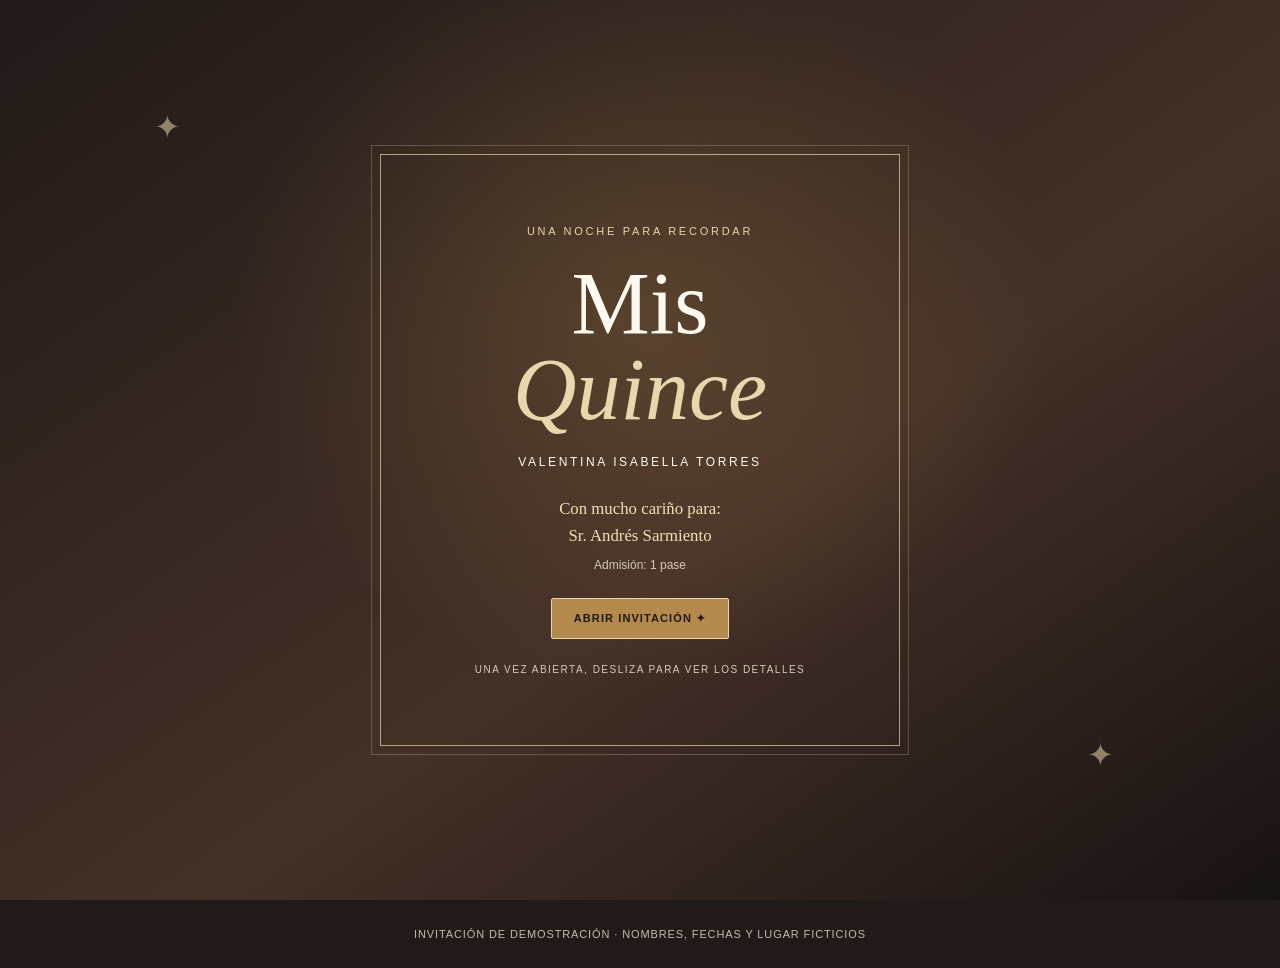
<file: plantillas_card/plantilla_invitacion_xv_interactiva.html>
<!DOCTYPE html>
<html lang="es">
<head>
<meta charset="UTF-8">
<meta name="viewport" content="width=device-width, initial-scale=1.0">
<meta name="description" content="Plantilla de ejemplo de invitación digital interactiva para quince años.">
<title>Mis Quince Años | Invitación de ejemplo</title>
<style>
  :root {
    --ink: #34251f;
    --gold: #b38a4b;
    --gold-light: #e8d6ad;
    --cream: #fffaf0;
    --muted: #76665a;
    --rose: #f4e8e1;
  }
  * { box-sizing: border-box; }
  html { scroll-behavior: smooth; }
  body {
    margin: 0; color: var(--ink); background: #201a18;
    font-family: Georgia, "Times New Roman", serif;
  }
  button, a { -webkit-tap-highlight-color: transparent; }
  button { font: inherit; }
  .cover {
    min-height: 100svh; display: flex; align-items: center; justify-content: center;
    padding: 28px 18px; position: relative; overflow: hidden; text-align: center;
    color: var(--cream);
    background:
      radial-gradient(ellipse at 50% 35%, rgba(179,138,75,.25), transparent 45%),
      linear-gradient(145deg, #211a18, #443027 58%, #171312);
  }
  .cover::before, .cover::after {
    content: "✦"; position: absolute; color: var(--gold-light); opacity: .55; font-size: 2rem;
  }
  .cover::before { top: 12%; left: 12%; }
  .cover::after { bottom: 14%; right: 13%; }
  .cover-frame {
    width: min(520px, 100%); border: 1px solid rgba(232,214,173,.7);
    outline: 1px solid rgba(232,214,173,.25); outline-offset: 8px;
    padding: clamp(35px, 8vw, 70px) 24px; position: relative;
  }
  .eyebrow { text-transform: uppercase; letter-spacing: .25em; font: 11px Arial,sans-serif; color: var(--gold-light); }
  .cover h1 { font-size: clamp(2.8rem, 10vw, 5.5rem); line-height: .98; font-weight: 400; margin: 24px 0 14px; }
  .cover h1 span { display: block; color: var(--gold-light); font-style: italic; }
  .cover .subtitle { letter-spacing: .22em; text-transform: uppercase; font: 12px Arial,sans-serif; margin: 22px 0 30px; }
  .guest { color: #f5dfb7; margin: 0 0 7px; font-size: 1.05rem; }
  .pass { color: #d6c9b9; font: 12px Arial,sans-serif; margin-bottom: 26px; }
  .btn {
    border: 1px solid var(--gold-light); background: var(--gold); color: #201814;
    padding: 13px 22px; border-radius: 2px; text-transform: uppercase;
    letter-spacing: .1em; font: 700 11px Arial,sans-serif; cursor: pointer;
    display: inline-block; text-decoration: none; transition: .2s;
  }
  .btn:hover { background: var(--gold-light); transform: translateY(-1px); }
  .btn.outline { color: var(--cream); background: transparent; }
  .scroll-hint { display: block; margin-top: 25px; color: #d9cbb9; font: 10px Arial,sans-serif; letter-spacing: .15em; }
  .invitation { display: none; background: var(--cream); }
  .invitation.visible { display: block; animation: appear .8s ease both; }
  @keyframes appear { from { opacity: 0; transform: translateY(15px); } to { opacity: 1; transform: translateY(0); } }
  .section { padding: 78px 20px; text-align: center; }
  .inner { width: min(780px, 100%); margin: 0 auto; }
  .ornament { color: var(--gold); font-size: 1.7rem; letter-spacing: .4em; }
  .kicker { font: 11px Arial,sans-serif; text-transform: uppercase; letter-spacing: .22em; color: var(--gold); }
  h2 { font-size: clamp(2rem, 6vw, 3.3rem); font-weight: 400; margin: 16px 0; line-height: 1.1; }
  .intro { background: var(--cream); }
  .intro .name { font-size: clamp(2.5rem, 8vw, 4.5rem); color: var(--gold); font-style: italic; margin: 12px 0 20px; }
  .intro p, .detail p { color: var(--muted); line-height: 1.8; max-width: 570px; margin: 12px auto; }
  .countdown-section { color: var(--cream); background: #30231e; }
  .countdown { display: grid; grid-template-columns: repeat(4, 1fr); gap: 12px; margin-top: 28px; }
  .time-box { border: 1px solid rgba(232,214,173,.35); padding: 18px 8px; }
  .time-box strong { display: block; font-size: clamp(1.8rem, 5vw, 2.8rem); color: var(--gold-light); font-weight: 400; }
  .time-box span { font: 10px Arial,sans-serif; letter-spacing: .12em; text-transform: uppercase; color: #d3c3b5; }
  .details { background: #f4e8e1; }
  .detail-grid { display: grid; grid-template-columns: repeat(2, 1fr); gap: 18px; margin-top: 32px; }
  .detail { padding: 28px 18px; border: 1px solid #e4d1c5; background: rgba(255,255,255,.45); }
  .detail h3 { font-weight: 400; font-size: 1.6rem; margin: 12px 0 8px; }
  .detail p { font-size: .95rem; }
  .dress { background: var(--cream); }
  .dress-code { display: inline-block; border-top: 1px solid var(--gold-light); border-bottom: 1px solid var(--gold-light); padding: 16px 28px; margin-top: 12px; letter-spacing: .12em; }
  .gifts { background: #f4e8e1; }
  .gift-panel { max-width: 580px; margin: 28px auto 0; padding: 28px; border: 1px solid #e4d1c5; }
  .gift-panel p { color: var(--muted); line-height: 1.8; }
  .rsvp { background: #30231e; color: var(--cream); }
  .rsvp p { color: #d3c3b5; line-height: 1.8; }
  footer { padding: 28px 18px; text-align: center; background: #201a18; color: #c8b9aa; font: 11px Arial,sans-serif; letter-spacing: .08em; }
  .back-top { display: inline-block; margin-top: 22px; }
  @media(max-width: 560px) {
    .detail-grid { grid-template-columns: 1fr; }
    .countdown { gap: 6px; }
    .time-box { padding: 14px 3px; }
    .time-box span { font-size: 8px; letter-spacing: .05em; }
    .section { padding: 62px 18px; }
  }
  @media(prefers-reduced-motion: reduce) {
    html { scroll-behavior: auto; }
    *, *::before, *::after { animation-duration: .01ms !important; transition-duration: .01ms !important; }
  }
</style>
</head>
<body>
  <header class="cover" id="portada">
    <div class="cover-frame">
      <div class="eyebrow">Una noche para recordar</div>
      <h1>Mis <span>Quince</span></h1>
      <div class="subtitle">Valentina Isabella Torres</div>
      <p class="guest">Con mucho cariño para:</p>
      <p class="guest" id="guestName">Sr. Andrés Sarmiento</p>
      <p class="pass">Admisión: 1 pase</p>
      <button class="btn" id="openBtn" type="button">Abrir invitación ✦</button>
      <span class="scroll-hint">UNA VEZ ABIERTA, DESLIZA PARA VER LOS DETALLES</span>
    </div>
  </header>

  <main class="invitation" id="invitation">
    <section class="section intro">
      <div class="inner">
        <div class="ornament">✧ ❦ ✧</div>
        <div class="kicker">Mis quince años</div>
        <h2>Una fecha especial</h2>
        <div class="name">Valentina Isabella</div>
        <p>Un sueño se hace realidad y quiero compartirlo contigo en una noche llena de luz, música y alegría.</p>
        <p>Tu presencia hará que este momento sea aún más inolvidable.</p>
      </div>
    </section>

    <section class="section countdown-section">
      <div class="inner">
        <div class="kicker">La cuenta regresiva ha comenzado</div>
        <h2>Falta muy poco</h2>
        <p>Nos vemos el sábado 21 de noviembre de 2026.</p>
        <div class="countdown" aria-label="Cuenta regresiva hasta el evento">
          <div class="time-box"><strong id="days">00</strong><span>Días</span></div>
          <div class="time-box"><strong id="hours">00</strong><span>Horas</span></div>
          <div class="time-box"><strong id="minutes">00</strong><span>Minutos</span></div>
          <div class="time-box"><strong id="seconds">00</strong><span>Segundos</span></div>
        </div>
      </div>
    </section>

    <section class="section details">
      <div class="inner">
        <div class="kicker">Detalles del evento</div>
        <h2>Te espero</h2>
        <div class="detail-grid">
          <article class="detail">
            <div class="ornament">✧</div>
            <h3>Recepción</h3>
            <p><strong>Salón Jardines de Luna</strong></p>
            <p>Sábado 21 de noviembre<br>20:00</p>
            <p>Av. de los Ejemplos 123, Guayaquil</p>
            <a class="btn" href="https://maps.google.com/?q=Guayaquil+Ecuador" target="_blank" rel="noopener">Ver mapa</a>
          </article>
          <article class="detail">
            <div class="ornament">✧</div>
            <h3>Presentación</h3>
            <p><strong>Un momento inolvidable</strong></p>
            <p>La celebración principal comienza a las 21:30.</p>
            <p>¡Gracias por acompañarme en este día tan especial!</p>
          </article>
        </div>
      </div>
    </section>

    <section class="section dress">
      <div class="inner">
        <div class="ornament">✧</div>
        <div class="kicker">Código de vestimenta</div>
        <h2>Elegancia formal</h2>
        <div class="dress-code">VESTIMENTA FORMAL</div>
        <p style="color:var(--muted);line-height:1.8">Te invitamos a vestir de manera formal para compartir esta noche especial.</p>
      </div>
    </section>

    <section class="section gifts">
      <div class="inner">
        <div class="kicker">Un detalle de cariño</div>
        <h2>Regalos</h2>
        <div class="gift-panel">
          <div class="ornament">♡</div>
          <p>Lo más importante para mí es contar con tu presencia. Si deseas tener un detalle, puedes hacerlo mediante un sobre.</p>
          <button class="btn" id="giftBtn" type="button">Ver información</button>
          <p id="giftInfo" hidden>Este es un dato de demostración. Reemplázalo por la información real cuando prepares tu invitación.</p>
        </div>
      </div>
    </section>

    <section class="section rsvp">
      <div class="inner">
        <div class="kicker">Será un honor contar contigo</div>
        <h2>¿Me acompañas?</h2>
        <p>Por favor, confirma tu asistencia para ayudarnos a preparar cada detalle de esta celebración.</p>
        <a class="btn" id="rsvpBtn" href="#" target="_blank" rel="noopener">Confirmar por WhatsApp</a>
        <p style="font-size:.8rem">El número de WhatsApp del enlace es ficticio y debe reemplazarse.</p>
        <a class="btn outline back-top" href="#portada">Volver a la portada ↑</a>
      </div>
    </section>
  </main>

  <footer>INVITACIÓN DE DEMOSTRACIÓN · NOMBRES, FECHAS Y LUGAR FICTICIOS</footer>

<script>
  const openBtn = document.getElementById("openBtn");
  const invitation = document.getElementById("invitation");
  openBtn.addEventListener("click", () => {
    invitation.classList.add("visible");
    openBtn.textContent = "Invitación abierta ✓";
    openBtn.disabled = true;
    invitation.scrollIntoView({ behavior: "smooth" });
  });

  const eventDate = new Date("2026-11-21T20:00:00-05:00").getTime();
  function updateCountdown() {
    const distance = eventDate - Date.now();
    const values = distance > 0 ? {
      days: Math.floor(distance / 86400000),
      hours: Math.floor((distance % 86400000) / 3600000),
      minutes: Math.floor((distance % 3600000) / 60000),
      seconds: Math.floor((distance % 60000) / 1000)
    } : { days: 0, hours: 0, minutes: 0, seconds: 0 };
    Object.entries(values).forEach(([id, value]) => {
      document.getElementById(id).textContent = String(value).padStart(2, "0");
    });
  }
  updateCountdown();
  setInterval(updateCountdown, 1000);

  document.getElementById("giftBtn").addEventListener("click", () => {
    const info = document.getElementById("giftInfo");
    info.hidden = !info.hidden;
    document.getElementById("giftBtn").textContent = info.hidden ? "Ver información" : "Ocultar información";
  });

  // Cambia este número ficticio por el WhatsApp real en formato internacional.
  const whatsappNumber = "593999999999";
  const message = "Hola, confirmo mi asistencia a los quince años de Valentina Isabella.";
  document.getElementById("rsvpBtn").href =
    "https://wa.me/" + whatsappNumber + "?text=" + encodeURIComponent(message);
</script>
</body>
</html>
</file>
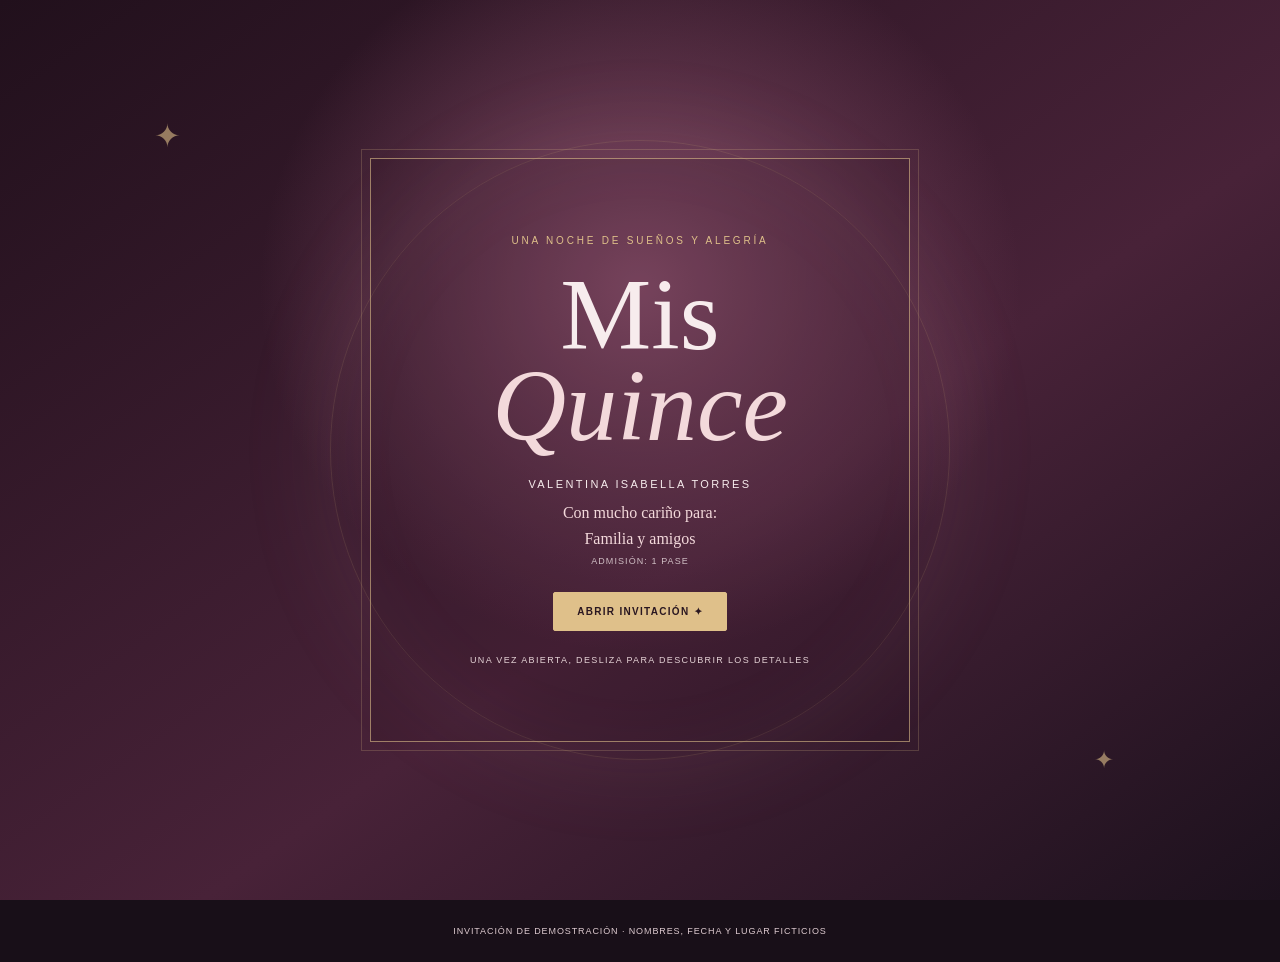
<file: plantillas_card_2/XV-cumple/invitacion.html>
<!DOCTYPE html>
<html lang="es">
<head>
  <meta charset="UTF-8">
  <meta name="viewport" content="width=device-width, initial-scale=1.0">
  <meta name="description" content="Ejemplo de invitación digital premium para una fiesta de quince años.">
  <title>Mis quince | Invitación de ejemplo</title>
  <style>
    :root {
      --ink: #f7eced;
      --muted: #d0bfc5;
      --wine: #4b1f36;
      --wine-dark: #25121f;
      --plum: #713b59;
      --rose: #d89baa;
      --rose-light: #f3d9db;
      --gold: #dfc08a;
      --surface: #fff8f3;
      --surface-ink: #39232e;
      --soft: #f3e8e7;
    }
    * { box-sizing: border-box; }
    html { scroll-behavior: smooth; }
    body { margin: 0; color: var(--surface-ink); background: var(--surface); font-family: Georgia, "Times New Roman", serif; }
    button, a { -webkit-tap-highlight-color: transparent; }
    button { font: inherit; }
    .cover {
      min-height: 100svh; display: grid; place-items: center; padding: 30px 20px;
      position: relative; isolation: isolate; overflow: hidden; text-align: center; color: var(--ink);
      background: radial-gradient(ellipse at 50% 32%, #854c67 0, transparent 42%),
        linear-gradient(145deg, #21101c, #482238 58%, #1c111d);
    }
    .cover::before, .cover::after {
      content: "✦"; position: absolute; color: var(--gold); opacity: .6;
      animation: shimmer 4s ease-in-out infinite;
    }
    .cover::before { top: 13%; left: 12%; font-size: 2rem; }
    .cover::after { right: 13%; bottom: 14%; font-size: 1.5rem; animation-delay: -2s; }
    .cover-glow {
      position: absolute; z-index: -1; width: min(78vw, 620px); aspect-ratio: 1;
      border: 1px solid #dfc08a24; border-radius: 50%;
      box-shadow: 0 0 100px #d89baa18, inset 0 0 80px #d89baa0d;
      animation: breathe 7s ease-in-out infinite;
    }
    .cover-frame {
      width: min(540px, 100%); padding: clamp(42px, 9vw, 76px) 24px;
      position: relative; border: 1px solid #dfc08a99;
      outline: 1px solid #dfc08a38; outline-offset: 8px;
      background: #21101c26; animation: rise .9s ease both;
    }
    .eyebrow, .subtitle, .scroll-hint, .kicker, .btn, .pass, footer {
      font-family: Arial, Helvetica, sans-serif; text-transform: uppercase;
    }
    .eyebrow { color: var(--gold); font-size: 10px; letter-spacing: .28em; }
    .cover h1 { margin: 24px 0 12px; font-size: clamp(3.3rem, 11vw, 6.4rem); line-height: .88; font-weight: 400; }
    .cover h1 span { display: block; color: var(--rose-light); font-style: italic; }
    .subtitle { margin: 27px 0 14px; font-size: 11px; letter-spacing: .22em; }
    .guest { margin: 0 0 8px; color: var(--rose-light); font-size: 1rem; }
    .pass { margin: 0 0 26px; color: var(--muted); font-size: 9px; letter-spacing: .12em; }
    .btn {
      display: inline-block; padding: 13px 23px; border: 1px solid var(--gold);
      border-radius: 2px; background: var(--gold); color: #2a1721;
      font-size: 10px; font-weight: 700; letter-spacing: .13em; text-decoration: none;
      cursor: pointer; transition: transform .25s ease, background .25s ease, box-shadow .25s ease;
    }
    .btn:hover { transform: translateY(-3px); background: var(--rose-light); box-shadow: 0 8px 24px #14091466; }
    .btn.outline { color: var(--ink); background: transparent; }
    .scroll-hint { display: block; margin-top: 24px; color: #e5d3d6; font-size: 9px; letter-spacing: .15em; }
    .invitation { display: none; }
    .invitation.visible { display: block; animation: reveal .8s ease both; }
    .section { padding: 78px 20px; text-align: center; }
    .inner { width: min(800px, 100%); margin: 0 auto; }
    .ornament { color: var(--plum); font-size: 1.65rem; letter-spacing: .38em; }
    .kicker { color: var(--plum); font-size: 10px; letter-spacing: .23em; }
    h2 { margin: 16px 0; font-size: clamp(2rem, 6vw, 3.5rem); line-height: 1.08; font-weight: 400; }
    .intro p, .detail p, .rsvp p { max-width: 590px; margin: 12px auto; color: #75616a; line-height: 1.85; }
    .name { margin: 15px 0; color: var(--plum); font-size: clamp(2.6rem, 8vw, 4.8rem); font-style: italic; }
    .photo-section { padding: 0; overflow: hidden; background: var(--wine-dark); }
    .photo-panel {
      min-height: min(78vh, 700px); display: grid; align-items: end; position: relative;
      overflow: hidden; text-align: left; color: white;
    }
    .photo-panel img {
      position: absolute; inset: 0; width: 100%; height: 100%; object-fit: cover; object-position: center 44%;
      opacity: .73; animation: photo-arrive 1.2s ease both, slow-zoom 24s ease-in-out infinite alternate;
    }
    .photo-panel::after {
      content: ""; position: absolute; inset: 0;
      background: linear-gradient(0deg, #1b101eeF, #26132122 65%, #21101c40);
    }
    .photo-caption { width: min(800px, 100%); position: relative; z-index: 1; margin: 0 auto; padding: 48px 24px 54px; }
    .photo-caption .kicker { color: var(--gold); }
    .photo-caption h2 { max-width: 600px; margin-bottom: 0; }
    .countdown-section { color: var(--ink); background: linear-gradient(135deg, var(--wine-dark), var(--wine)); }
    .countdown-section .kicker { color: var(--gold); }
    .countdown-section p { color: #decbd0; }
    .countdown { display: grid; grid-template-columns: repeat(4, 1fr); gap: 12px; margin-top: 28px; }
    .time-box { padding: 18px 8px; border: 1px solid #dfc08a55; background: #fff1; }
    .time-box strong { display: block; color: var(--gold); font-size: clamp(1.8rem, 5vw, 2.8rem); font-weight: 400; }
    .time-box span { color: #decbd0; font: 9px Arial, sans-serif; letter-spacing: .12em; text-transform: uppercase; }
    .details { background: var(--soft); }
    .detail-grid { display: grid; grid-template-columns: repeat(2, 1fr); gap: 18px; margin-top: 32px; }
    .detail {
      padding: 28px 18px; border: 1px solid #e0c8c9; background: #fffaf7;
      transition: transform .3s ease, box-shadow .3s ease;
    }
    .detail:hover { transform: translateY(-5px); box-shadow: 0 16px 34px #40233318; }
    .detail h3 { margin: 12px 0 8px; color: var(--wine); font-size: 1.5rem; font-weight: 400; }
    .detail p { font-size: .94rem; }
    .detail .btn { margin-top: 8px; background: var(--wine); color: white; border-color: var(--wine); }
    .dress { background: var(--surface); }
    .dress-code { display: inline-block; margin-top: 12px; padding: 16px 28px; border-top: 1px solid #d3b98d; border-bottom: 1px solid #d3b98d; letter-spacing: .12em; }
    .gifts { background: var(--soft); }
    .gift-panel { max-width: 580px; margin: 28px auto 0; padding: 28px; border: 1px solid #e0c8c9; background: #fffaf7; }
    .gift-panel p { color: #75616a; line-height: 1.8; }
    .gift-info[hidden] { display: none; }
    .rsvp { color: var(--ink); background: var(--wine-dark); }
    .rsvp .kicker { color: var(--gold); }
    .rsvp p { color: #decbd0; }
    .rsvp .btn { margin-top: 8px; }
    .back-top { display: inline-block; margin-top: 20px; }
    footer { padding: 26px 16px; text-align: center; color: #decbd0; background: #180f18; font-size: 9px; letter-spacing: .1em; }
    @keyframes rise { from { opacity: 0; transform: translateY(18px); } to { opacity: 1; transform: translateY(0); } }
    @keyframes reveal { from { opacity: 0; transform: translateY(18px); } to { opacity: 1; transform: translateY(0); } }
    @keyframes shimmer { 0%, 100% { opacity: .38; transform: scale(.9) rotate(0); } 50% { opacity: .9; transform: scale(1.12) rotate(18deg); } }
    @keyframes breathe { 0%, 100% { transform: scale(.96); opacity: .55; } 50% { transform: scale(1.04); opacity: 1; } }
    @keyframes photo-arrive { from { opacity: 0; } to { opacity: .73; } }
    @keyframes slow-zoom { from { transform: scale(1); } to { transform: scale(1.08); } }
    @media (max-width: 560px) {
      .detail-grid { grid-template-columns: 1fr; }
      .countdown { gap: 6px; }
      .time-box { padding: 14px 3px; }
      .time-box span { font-size: 8px; letter-spacing: .05em; }
      .section { padding: 62px 18px; }
      .photo-panel { min-height: 66vh; }
    }
    @media (prefers-reduced-motion: reduce) {
      html { scroll-behavior: auto; }
      *, *::before, *::after { animation-duration: .01ms !important; animation-iteration-count: 1 !important; transition-duration: .01ms !important; }
    }
  </style>
</head>
<body>
  <header class="cover" id="portada">
    <div class="cover-glow" aria-hidden="true"></div>
    <div class="cover-frame">
      <div class="eyebrow">Una noche de sueños y alegría</div>
      <h1>Mis <span>Quince</span></h1>
      <div class="subtitle">Valentina Isabella Torres</div>
      <p class="guest">Con mucho cariño para:</p>
      <p class="guest" id="guestName">Familia y amigos</p>
      <p class="pass">Admisión: 1 pase</p>
      <button class="btn" id="openBtn" type="button">Abrir invitación ✦</button>
      <span class="scroll-hint">UNA VEZ ABIERTA, DESLIZA PARA DESCUBRIR LOS DETALLES</span>
    </div>
  </header>

  <main class="invitation" id="invitation">
    <section class="section intro">
      <div class="inner">
        <div class="ornament">✧ ❦ ✧</div>
        <div class="kicker">Mis quince años</div>
        <h2>Una noche que guardaré en el corazón</h2>
        <div class="name">Valentina Isabella</div>
        <p>Con mucha ilusión quiero invitarte a celebrar mis quince años. Será una noche para compartir, bailar y crear recuerdos que nos acompañarán siempre.</p>
        <p>Tu presencia hará que este día sea aún más especial.</p>
      </div>
    </section>

    <section class="photo-section" aria-label="Decoración de la celebración">
      <div class="photo-panel">
        <img src="imgs/image.png" alt="Decoración elegante en tonos rosa y dorado para una fiesta de quince años">
        <div class="photo-caption">
          <div class="kicker">Una celebración inolvidable</div>
          <h2>Un sueño hecho realidad</h2>
        </div>
      </div>
    </section>

    <section class="section countdown-section">
      <div class="inner">
        <div class="kicker">La cuenta regresiva ha comenzado</div>
        <h2>Falta muy poco</h2>
        <p>Nos vemos el sábado 12 de diciembre de 2026.</p>
        <div class="countdown" aria-label="Cuenta regresiva hasta el evento">
          <div class="time-box"><strong id="days">00</strong><span>Días</span></div>
          <div class="time-box"><strong id="hours">00</strong><span>Horas</span></div>
          <div class="time-box"><strong id="minutes">00</strong><span>Minutos</span></div>
          <div class="time-box"><strong id="seconds">00</strong><span>Segundos</span></div>
        </div>
      </div>
    </section>

    <section class="section details">
      <div class="inner">
        <div class="kicker">Detalles del evento</div>
        <h2>Me encantará verte</h2>
        <div class="detail-grid">
          <article class="detail">
            <div class="ornament">✧</div>
            <h3>Recepción</h3>
            <p><strong>Salón Jardines de Luna</strong></p>
            <p>Sábado 12 de diciembre<br>20:00</p>
            <p>Av. de los Ejemplos 123, Guayaquil</p>
            <a class="btn" href="https://maps.google.com/?q=Guayaquil+Ecuador" target="_blank" rel="noopener">Ver mapa</a>
          </article>
          <article class="detail">
            <div class="ornament">✧</div>
            <h3>La celebración</h3>
            <p><strong>Una noche para brillar</strong></p>
            <p>La cena y el baile comenzarán a las 21:00.</p>
            <p>¡Gracias por acompañarme en este momento tan especial!</p>
          </article>
        </div>
      </div>
    </section>

    <section class="section dress">
      <div class="inner">
        <div class="ornament">✧</div>
        <div class="kicker">Código de vestimenta</div>
        <h2>Elegancia formal</h2>
        <div class="dress-code">VESTIMENTA FORMAL</div>
        <p>Elige tu atuendo formal favorito y prepárate para disfrutar una noche llena de alegría.</p>
      </div>
    </section>

    <section class="section gifts">
      <div class="inner">
        <div class="kicker">Un detalle de cariño</div>
        <h2>Regalos</h2>
        <div class="gift-panel">
          <div class="ornament">♡</div>
          <p>Lo más importante para mí es contar con tu presencia. Si deseas tener un detalle, puedes hacerlo mediante un sobre.</p>
          <button class="btn" id="giftBtn" type="button" aria-expanded="false" aria-controls="giftInfo">Ver información</button>
          <p class="gift-info" id="giftInfo" hidden>Este es un dato de demostración. Reemplázalo por la información real al personalizar la invitación.</p>
        </div>
      </div>
    </section>

    <section class="section rsvp">
      <div class="inner">
        <div class="kicker">Será un honor contar contigo</div>
        <h2>¿Me acompañas?</h2>
        <p>Confirma tu asistencia para ayudarme a preparar cada detalle. El enlace usa un número ficticio; reemplázalo antes de compartir la invitación.</p>
        <a class="btn" id="rsvpBtn" href="#" target="_blank" rel="noopener">Confirmar por WhatsApp</a>
        <br>
        <a class="btn outline back-top" href="#portada">Volver a la portada ↑</a>
      </div>
    </section>
  </main>

  <footer>INVITACIÓN DE DEMOSTRACIÓN · NOMBRES, FECHA Y LUGAR FICTICIOS</footer>

  <script>
    const openBtn = document.getElementById("openBtn");
    const invitation = document.getElementById("invitation");
    openBtn.addEventListener("click", () => {
      invitation.classList.add("visible");
      openBtn.textContent = "Invitación abierta ✓";
      openBtn.disabled = true;
      invitation.scrollIntoView({ behavior: "smooth" });
    });

    const eventDate = new Date("2026-12-12T20:00:00-05:00").getTime();
    function updateCountdown() {
      const distance = eventDate - Date.now();
      const values = distance > 0 ? {
        days: Math.floor(distance / 86400000),
        hours: Math.floor((distance % 86400000) / 3600000),
        minutes: Math.floor((distance % 3600000) / 60000),
        seconds: Math.floor((distance % 60000) / 1000)
      } : { days: 0, hours: 0, minutes: 0, seconds: 0 };
      Object.entries(values).forEach(([id, value]) => {
        document.getElementById(id).textContent = String(value).padStart(2, "0");
      });
    }
    updateCountdown();
    setInterval(updateCountdown, 1000);

    const giftBtn = document.getElementById("giftBtn");
    giftBtn.addEventListener("click", () => {
      const info = document.getElementById("giftInfo");
      info.hidden = !info.hidden;
      giftBtn.textContent = info.hidden ? "Ver información" : "Ocultar información";
      giftBtn.setAttribute("aria-expanded", String(!info.hidden));
    });

    const whatsappNumber = "593999999999";
    const message = "Hola, confirmo mi asistencia a los quince años de Valentina Isabella.";
    document.getElementById("rsvpBtn").href =
      "https://wa.me/" + whatsappNumber + "?text=" + encodeURIComponent(message);
  </script>
</body>
</html>
</file>
<file: styles.css>
:root {
      --primary: #b6c3a8;
      --primary-dark: #d0dbc4;
      --accent: #343c35;
      --ink: #e9e8df;
      --muted: #b6b9af;
      --surface: #242a27;
      --background: #191e1c;
      --border: #3a433d;
    }
    * { box-sizing: border-box; }
    html { scroll-behavior: smooth; }
    body {
      margin: 0;
      font-family: Arial, Helvetica, sans-serif;
      color: var(--ink);
      background: var(--background);
      line-height: 1.6;
    }
    a { color: inherit; text-decoration: none; }
    .container { width: min(1100px, 90%); margin: 0 auto; }
    header {
      position: sticky; top: 0; z-index: 10;
      background: rgba(25,30,28,.94);
      border-bottom: 1px solid var(--border);
      backdrop-filter: blur(12px);
    }
    .nav {
      min-height: 72px; display: flex; align-items: center;
      justify-content: space-between; gap: 24px;
    }
    .brand { font-size: 1.25rem; font-weight: 800; letter-spacing: -.04em; }
    .brand span { color: var(--primary); }
    nav { display: flex; gap: 24px; align-items: center; font-size: .94rem; }
    nav a:hover { color: var(--primary-dark); }
    .button {
      display: inline-flex; align-items: center; justify-content: center;
      padding: 12px 20px; border-radius: 999px; font-weight: 700;
      background: var(--primary); color: #202720; border: 0;
      transition: transform .2s, background .2s, box-shadow .2s; cursor: pointer;
    }
    .button:hover { background: var(--primary-dark); transform: translateY(-2px); box-shadow: 0 8px 22px rgba(0,0,0,.2); }
    .button.secondary { background: var(--surface); color: var(--ink); border: 1px solid var(--border); }
    .hero { padding: 82px 0 72px; overflow: hidden; }
    .hero-grid { display: grid; grid-template-columns: 1.15fr .85fr; gap: 48px; align-items: center; }
    .eyebrow {
      display: inline-block; background: var(--accent); color: var(--primary);
      padding: 6px 12px; border-radius: 999px; font-size: .82rem; font-weight: 700;
    }
    h1 { font-size: clamp(2.5rem, 5vw, 4.5rem); line-height: 1.06; letter-spacing: -.055em; margin: 20px 0; }
    h1 span { color: var(--primary); }
    .hero p { color: var(--muted); font-size: 1.1rem; max-width: 540px; }
    .actions { display: flex; gap: 12px; flex-wrap: wrap; margin-top: 28px; }
    .preview-wrap { position: relative; min-height: 350px; display: grid; place-items: center; }
    .preview {
      width: min(300px, 100%); min-height: 360px; padding: 30px 24px;
      border-radius: 28px; background: linear-gradient(145deg, #343b34, #4a4034);
      box-shadow: 0 25px 70px rgba(0, 0, 0, .28);
      text-align: center; display: flex; flex-direction: column; justify-content: center;
      border: 8px solid #252b27; transform: rotate(3deg);
    }
    .preview .ornament { font-size: 2.5rem; margin-bottom: 12px; }
    .preview small { text-transform: uppercase; letter-spacing: .2em; color: var(--primary); }
    .preview h2 { font-family: Georgia, serif; font-size: 2.2rem; line-height: 1.1; margin: 14px 0; color: #f0e9d8; }
    .preview p { font-size: .95rem; color: #d0c9b9; }
    .floating-note {
      position: absolute; right: 0; bottom: 22px; background: var(--surface);
      padding: 12px 16px; border: 1px solid var(--border); border-radius: 14px;
      box-shadow: 0 10px 30px rgba(0,0,0,.2); font-size: .9rem;
    }
    section { padding: 72px 0; }
    .section-heading { text-align: center; max-width: 650px; margin: 0 auto 38px; }
    .section-heading h2 { font-size: clamp(1.8rem, 3vw, 2.7rem); line-height: 1.15; letter-spacing: -.04em; margin: 12px 0; }
    .section-heading p { color: var(--muted); margin: 0; }
    .plan-section { background: #1d2320; }
    .intermediate-section { background: #202320; }
    .cards { display: grid; grid-template-columns: repeat(3, 1fr); gap: 20px; }
    .card {
      background: var(--surface); border: 1px solid var(--border);
      border-radius: 20px; padding: 26px; box-shadow: 0 8px 28px rgba(0,0,0,.12);
    }
    .card-icon {
      width: 48px; height: 48px; display: grid; place-items: center;
      border-radius: 14px; background: var(--accent); font-size: 1.4rem; margin-bottom: 18px;
    }
    .card h3 { margin: 0 0 8px; font-size: 1.15rem; }
    .card p { color: var(--muted); margin: 0; font-size: .96rem; }
    .template-card {
      display: block; overflow: hidden; border: 1px solid var(--border); border-radius: 20px;
      background: var(--surface); box-shadow: 0 10px 32px rgba(0,0,0,.18);
      transition: transform .25s ease, border-color .25s ease, box-shadow .25s ease;
    }
    .template-card:hover, .template-card:focus-visible {
      transform: translateY(-6px); border-color: #84937e;
      box-shadow: 0 18px 38px rgba(0,0,0,.28); outline: none;
    }
    .template-preview {
      min-height: 230px; padding: 28px 20px; display: flex; flex-direction: column;
      align-items: center; justify-content: center; gap: 12px; text-align: center;
      color: #f2eddf; font-family: Georgia, "Times New Roman", serif;
    }
    .template-preview > span { font: 9px Arial, sans-serif; letter-spacing: .2em; }
    .template-preview strong { font-size: clamp(2.5rem, 4vw, 3.4rem); line-height: .92; font-weight: 400; }
    .template-preview strong em { font-weight: 400; }
    .template-preview small { font: 10px Arial, sans-serif; letter-spacing: .12em; }
    .template-preview i { font-size: 1.3rem; font-style: normal; }
    .preview-xv { color: #f7ead2; background: radial-gradient(ellipse at 50% 35%, #594435, transparent 60%), linear-gradient(145deg, #211a18, #382820); }
    .preview-xv > span, .preview-xv strong em, .preview-xv i { color: #d7bd87; }
    .preview-boda { color: #f4f1e7; background: radial-gradient(ellipse at 50% 35%, #526e5c, transparent 60%), linear-gradient(145deg, #20352b, #30473a); }
    .preview-boda > span, .preview-boda strong em, .preview-boda i { color: #dce7dc; }
    .preview-navidad { color: #fff9ed; background: radial-gradient(ellipse at 50% 35%, #286451, transparent 60%), linear-gradient(145deg, #102f29, #173f35); }
    .preview-navidad > span, .preview-navidad strong em, .preview-navidad i { color: #e5c77e; }
    .template-info { padding: 22px 22px 24px; }
    .template-type { color: var(--primary); font-size: .76rem; font-weight: 700; letter-spacing: .08em; text-transform: uppercase; }
    .template-info h3 { margin: 9px 0 8px; font-size: 1.2rem; }
    .template-info p { min-height: 4.6em; margin: 0; color: var(--muted); font-size: .94rem; }
    .template-link { display: inline-flex; gap: 8px; align-items: center; margin-top: 18px; color: var(--primary); font-weight: 700; }
    .template-card:hover .template-link span { transform: translateX(4px); }
    .template-link span { transition: transform .2s ease; }
    .intermediate-card-wrap { display: flex; justify-content: center; }
    .intermediate-card { width: min(520px, 100%); }
    .intermediate-preview {
      min-height: 290px; position: relative; display: flex; flex-direction: column;
      align-items: center; justify-content: center; overflow: hidden; isolation: isolate;
      padding: 28px; color: #f8ece3; text-align: center; background: #311b2a;
    }
    .intermediate-preview::after {
      content: ""; position: absolute; z-index: -1; inset: 0;
      background: linear-gradient(0deg, #22151fe8, #2d172c20 75%);
    }
    .intermediate-preview img {
      position: absolute; z-index: -2; inset: 0; width: 100%; height: 100%;
      object-fit: cover; object-position: center 38%; opacity: .78;
      transition: transform .6s ease;
    }
    .intermediate-card:hover .intermediate-preview img { transform: scale(1.06); }
    .intermediate-badge { padding: 6px 10px; border: 1px solid #e5c77e99; border-radius: 999px; color: #f1d99e; font-size: .68rem; letter-spacing: .1em; text-transform: uppercase; }
    .intermediate-title { margin-top: 12px; font: 400 clamp(2.8rem, 6vw, 4.3rem)/.95 Georgia, serif; }
    .intermediate-title em { display: block; color: #f0c8d2; font-weight: 400; }
    .soft-section { background: #222925; }
    .steps { display: grid; grid-template-columns: repeat(4, 1fr); gap: 18px; }
    .step-number { color: var(--primary); font-weight: 800; font-size: 1.4rem; margin-bottom: 8px; }
    .cta {
      background: #303a33; color: var(--ink); padding: 48px;
      border-radius: 28px; display: flex; justify-content: space-between;
      align-items: center; gap: 30px;
    }
    .cta h2 { font-size: clamp(1.7rem, 3vw, 2.5rem); line-height: 1.15; margin: 0 0 10px; }
    .cta p { margin: 0; color: #d0d5cb; }
    footer { padding: 28px 0; color: var(--muted); font-size: .9rem; }
    .footer-inner { display: flex; justify-content: space-between; gap: 18px; flex-wrap: wrap; }
    @media (max-width: 760px) {
      .nav { padding: 14px 0; align-items: flex-start; flex-direction: column; gap: 12px; }
      nav { width: 100%; gap: 14px; flex-wrap: wrap; font-size: .88rem; }
      .hero { padding: 54px 0; }
      .hero-grid { grid-template-columns: 1fr; gap: 22px; }
      .preview-wrap { min-height: 340px; }
      .cards { grid-template-columns: 1fr; }
      .template-info p { min-height: 0; }
      .intermediate-preview { min-height: 250px; }
      .steps { grid-template-columns: 1fr 1fr; }
      .cta { padding: 30px 24px; align-items: flex-start; flex-direction: column; }
    }
    @media (max-width: 420px) { .steps { grid-template-columns: 1fr; } }
</file>
